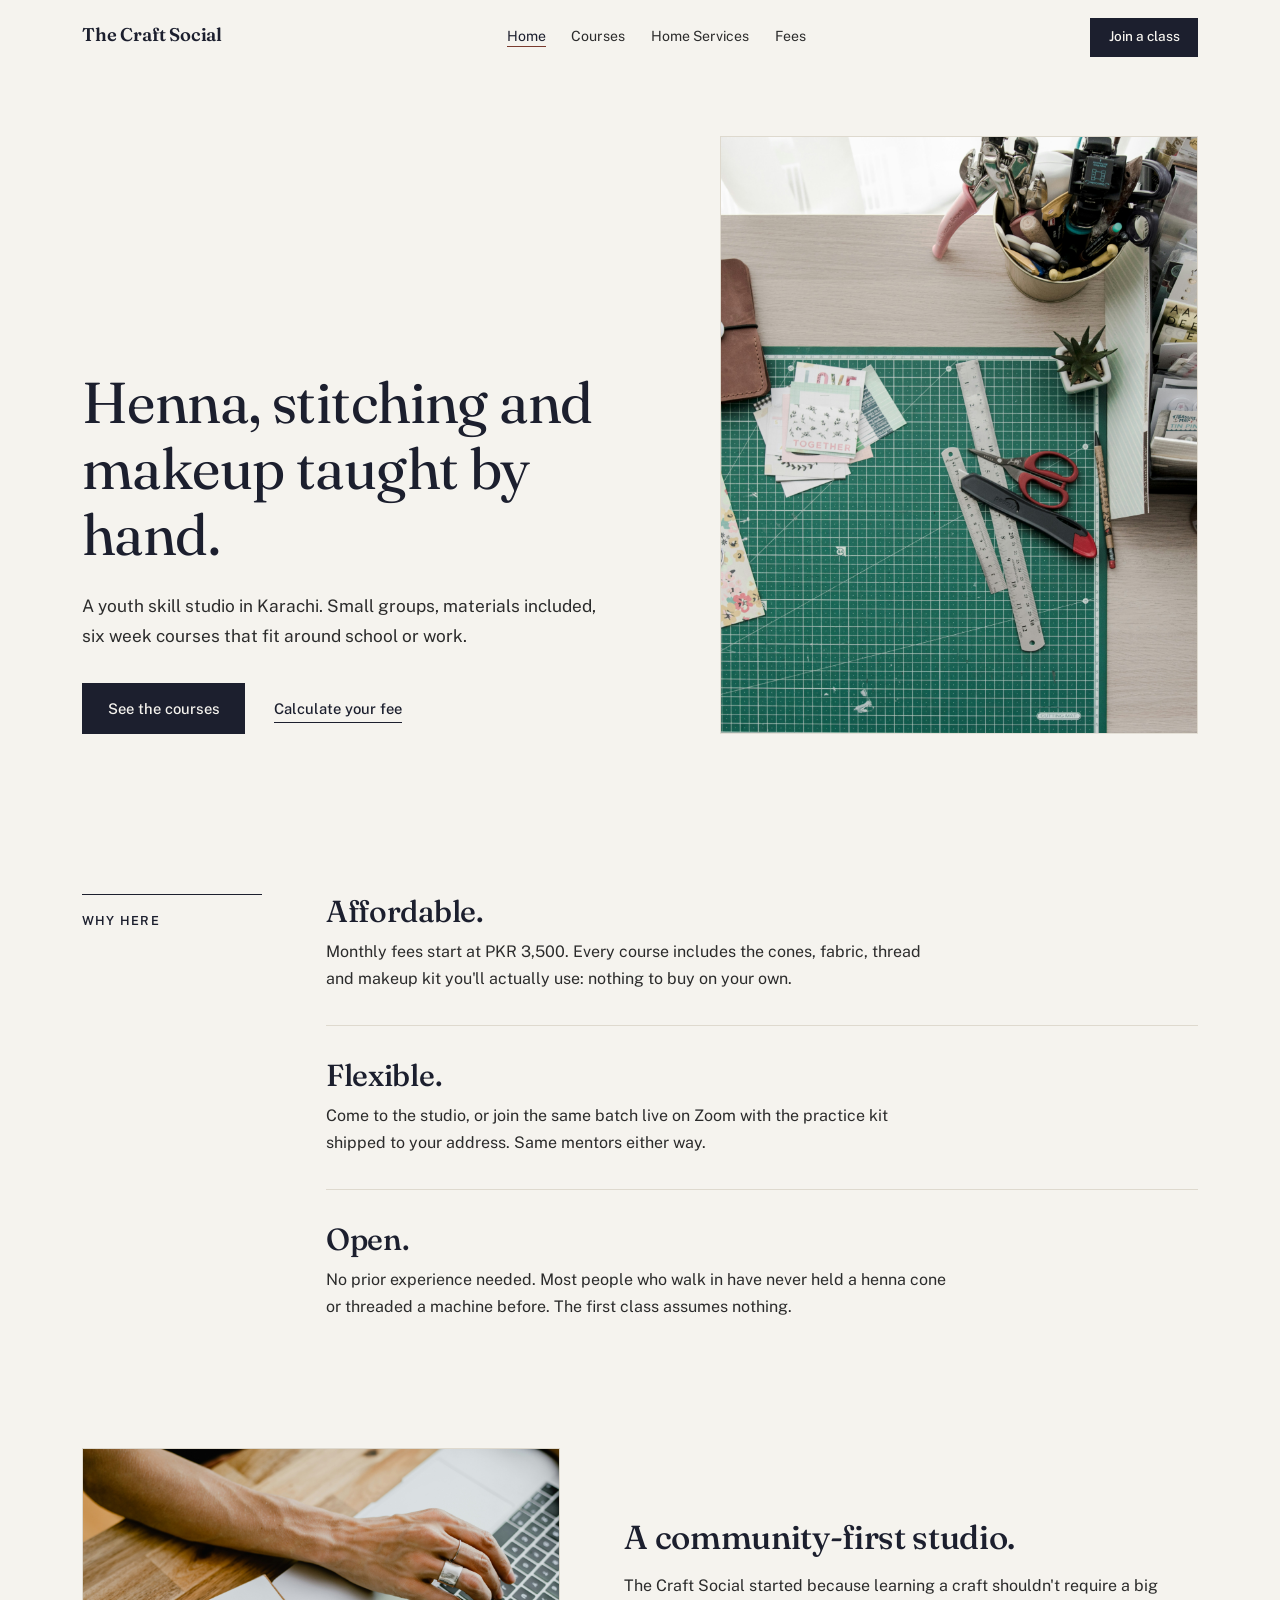
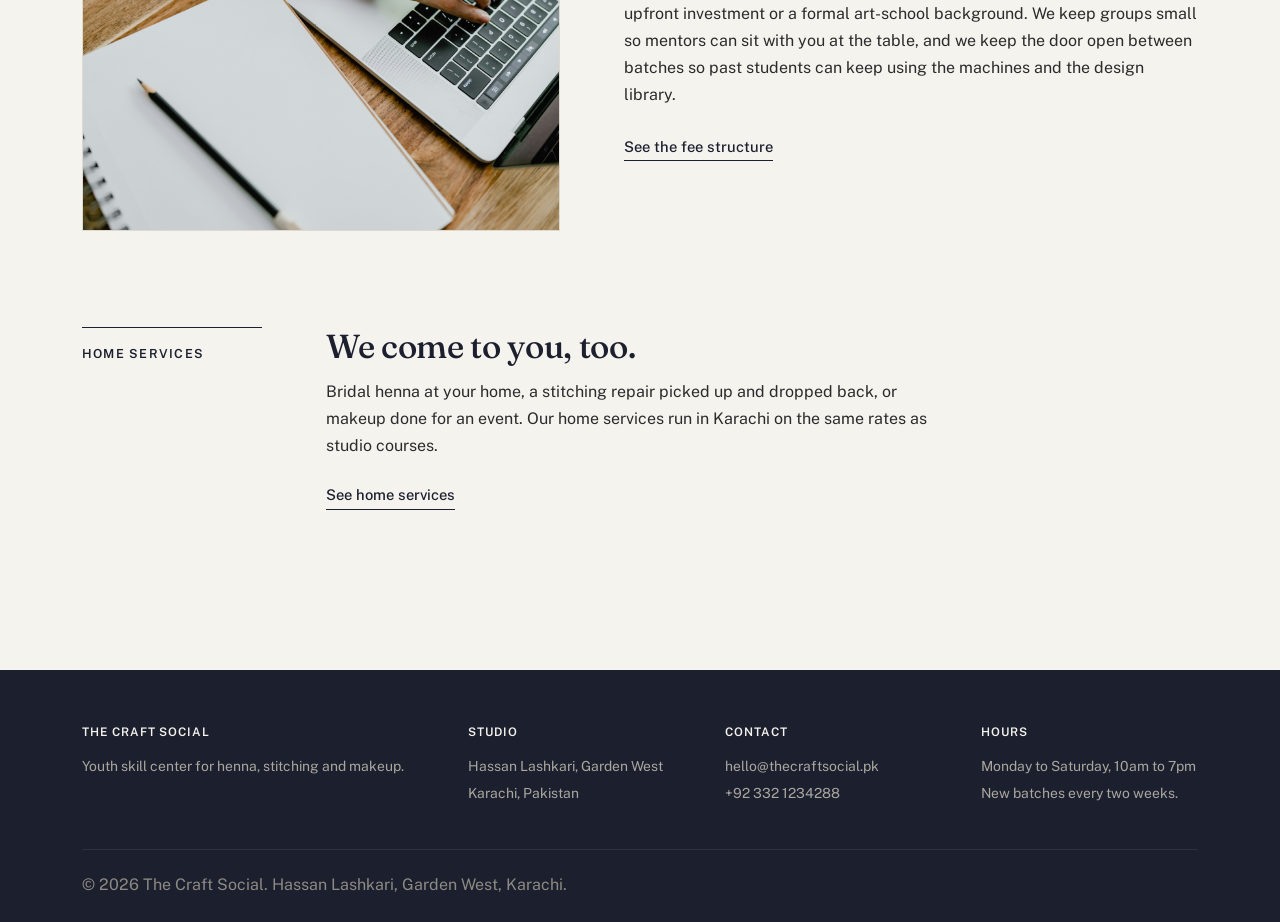
<file: index.html>
<!DOCTYPE html>
<html lang="en">
<head>
    <meta charset="UTF-8">
    <meta name="viewport" content="width=device-width, initial-scale=1.0">
    <title>The Craft Social — Henna, Stitching & Makeup in Karachi</title>
    <link rel="preconnect" href="https://fonts.googleapis.com">
    <link rel="preconnect" href="https://fonts.gstatic.com" crossorigin>
    <link href="https://fonts.googleapis.com/css2?family=Fraunces:opsz,wght@9..144,400;9..144,500;9..144,600;9..144,700&family=Public+Sans:wght@300;400;500;600&display=swap" rel="stylesheet">
    <link rel="stylesheet" href="style.css">
</head>
<body>

    <header>
        <nav class="navbar">
            <div class="nav-container">
                <a href="index.html" class="logo">The Craft Social</a>
                <ul class="nav-links">
                    <li><a href="index.html" class="active">Home</a></li>
                    <li><a href="courses.html">Courses</a></li>
                    <li><a href="home-services.html">Home Services</a></li>
                    <li><a href="fees.html">Fees</a></li>
                </ul>
                <a href="enroll.html" class="btn-cta">Join a class</a>
            </div>
        </nav>
    </header>

    <main>

        <section class="hero">
            <div class="hero-content">
                <h1 class="hero-title">Henna, stitching and makeup taught by hand.</h1>
                <p class="hero-subtitle">A youth skill studio in Karachi. Small groups, materials included, six week courses that fit around school or work.</p>
                <div class="hero-actions">
                    <a href="courses.html" class="btn-primary">See the courses</a>
                    <a href="fees.html" class="btn-quiet">Calculate your fee</a>
                </div>
            </div>
            <div class="hero-image">
                <img src="images/craft-desk.jpg" alt="A studio desk with henna, stitching and makeup tools laid out">
            </div>
        </section>

        <section class="reasons">
            <div class="rail">
                <span class="rail-label">Why here</span>
            </div>
            <div class="reasons-content">
                <div class="reason">
                    <h2>Affordable.</h2>
                    <p>Monthly fees start at PKR 3,500. Every course includes the cones, fabric, thread and makeup kit you'll actually use: nothing to buy on your own.</p>
                </div>
                <div class="reason">
                    <h2>Flexible.</h2>
                    <p>Come to the studio, or join the same batch live on Zoom with the practice kit shipped to your address. Same mentors either way.</p>
                </div>
                <div class="reason">
                    <h2>Open.</h2>
                    <p>No prior experience needed. Most people who walk in have never held a henna cone or threaded a machine before. The first class assumes nothing.</p>
                </div>
            </div>
        </section>

        <section class="studio">
            <div class="studio-image">
                <img src="images/laptop-notebook.jpg" alt="A hand at a laptop with a notebook and pencil on a wooden desk">
            </div>
            <div class="studio-text">
                <h2>A community-first studio.</h2>
                <p>The Craft Social started because learning a craft shouldn't require a big upfront investment or a formal art-school background. We keep groups small so mentors can sit with you at the table, and we keep the door open between batches so past students can keep using the machines and the design library.</p>
                <a href="fees.html" class="btn-quiet">See the fee structure</a>
            </div>
        </section>

        <section class="teaser-services">
            <div class="rail">
                <span class="rail-label">Home services</span>
            </div>
            <div class="teaser-body">
                <h2>We come to you, too.</h2>
                <p>Bridal henna at your home, a stitching repair picked up and dropped back, or makeup done for an event. Our home services run in Karachi on the same rates as studio courses.</p>
                <a href="home-services.html" class="btn-quiet">See home services</a>
            </div>
        </section>

    </main>

    <footer>
        <div class="footer-container">
            <div class="footer-grid">
                <div class="footer-col">
                    <h4>The Craft Social</h4>
                    <p>Youth skill center for henna, stitching and makeup.</p>
                </div>
                <div class="footer-col">
                    <h4>Studio</h4>
                    <p>Hassan Lashkari, Garden West</p>
                    <p>Karachi, Pakistan</p>
                </div>
                <div class="footer-col">
                    <h4>Contact</h4>
                    <p>hello@thecraftsocial.pk</p>
                    <p>+92 332 1234288</p>
                </div>
                <div class="footer-col">
                    <h4>Hours</h4>
                    <p>Monday to Saturday, 10am to 7pm</p>
                    <p>New batches every two weeks.</p>
                </div>
            </div>
            <div class="footer-bottom">
                <p>© 2026 The Craft Social. Hassan Lashkari, Garden West, Karachi.</p>
            </div>
        </div>
    </footer>

    <script src="script.js"></script>
</body>
</html>
</file>
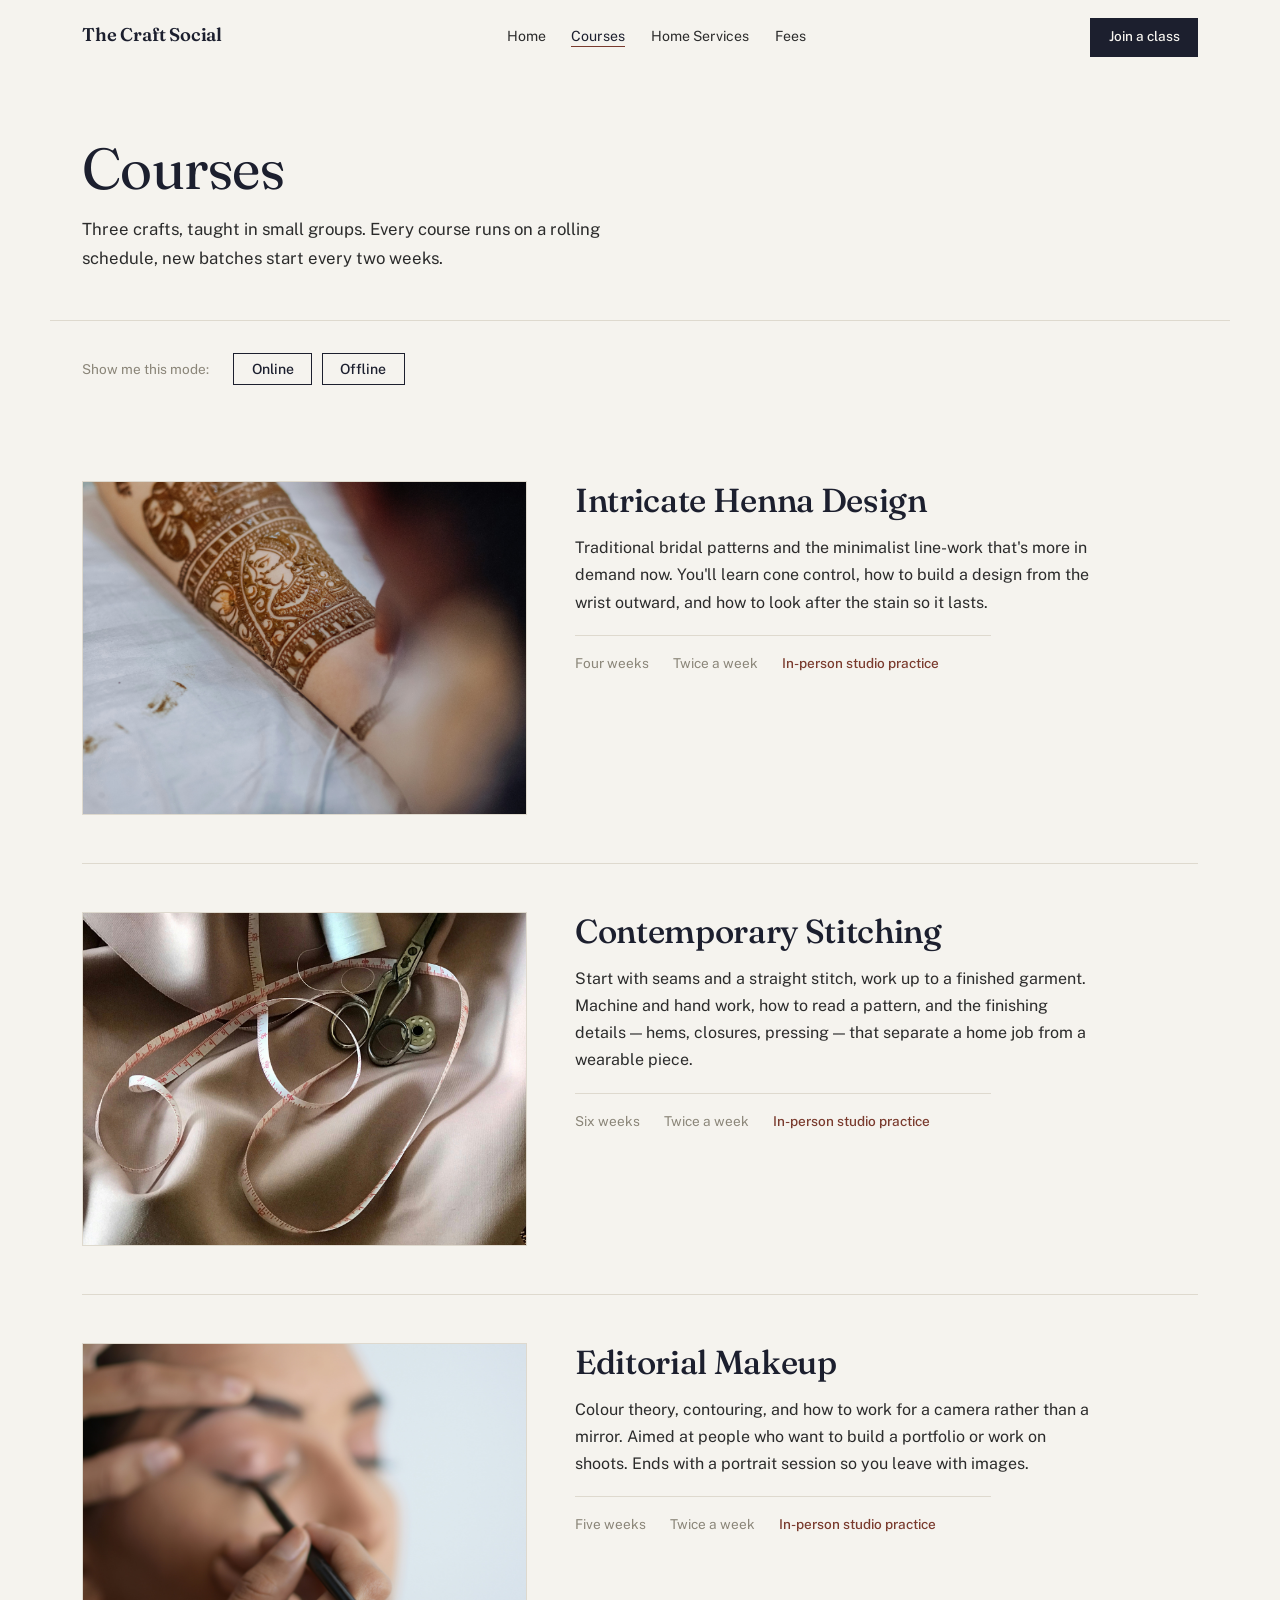
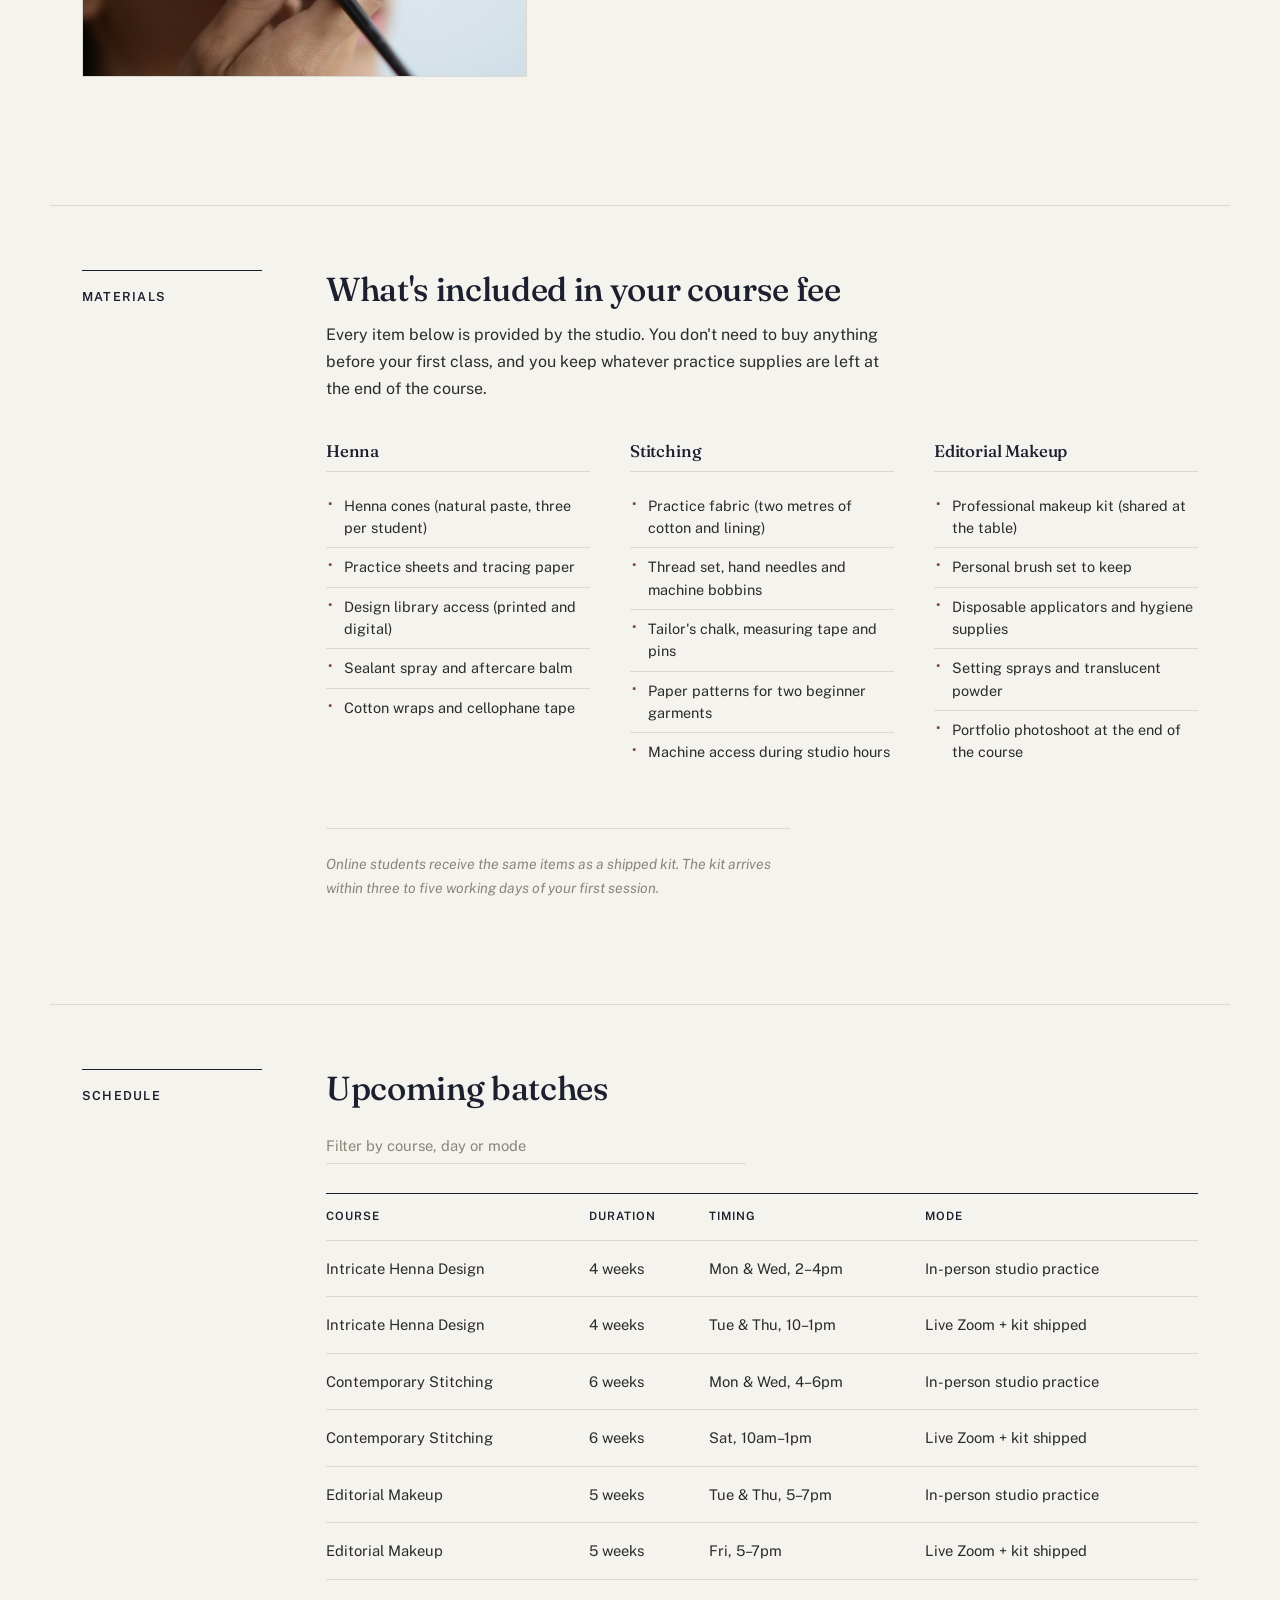
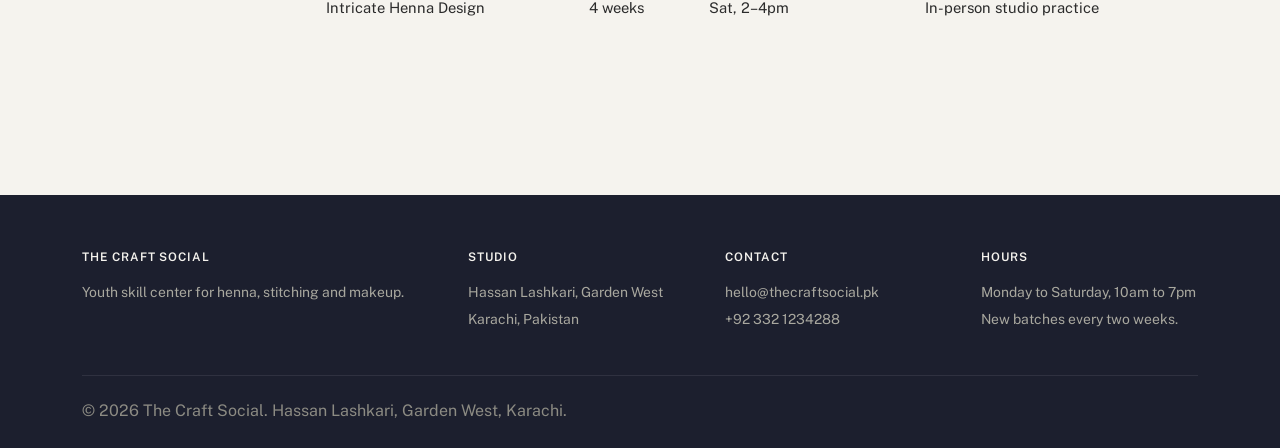
<file: courses.html>
<!DOCTYPE html>
<html lang="en">
<head>
    <meta charset="UTF-8">
    <meta name="viewport" content="width=device-width, initial-scale=1.0">
    <title>Courses — The Craft Social</title>
    <link rel="preconnect" href="https://fonts.googleapis.com">
    <link rel="preconnect" href="https://fonts.gstatic.com" crossorigin>
    <link href="https://fonts.googleapis.com/css2?family=Fraunces:opsz,wght@9..144,400;9..144,500;9..144,600;9..144,700&family=Public+Sans:wght@300;400;500;600&display=swap" rel="stylesheet">
    <link rel="stylesheet" href="style.css">
</head>
<body>

    <header>
        <nav class="navbar">
            <div class="nav-container">
                <a href="index.html" class="logo">The Craft Social</a>
                <ul class="nav-links">
                    <li><a href="index.html">Home</a></li>
                    <li><a href="courses.html" class="active">Courses</a></li>
                    <li><a href="home-services.html">Home Services</a></li>
                    <li><a href="fees.html">Fees</a></li>
                </ul>
                <a href="enroll.html" class="btn-cta">Join a class</a>
            </div>
        </nav>
    </header>

    <main>

        <section class="page-opener">
            <h1>Courses</h1>
            <p>Three crafts, taught in small groups. Every course runs on a rolling schedule, new batches start every two weeks.</p>
        </section>

        <section class="mode-strip">
            <span class="mode-label">Show me this mode:</span>
            <div class="mode-buttons">
                <button type="button" onclick="setMode('online')" class="mode-btn">Online</button>
                <button type="button" onclick="setMode('offline')" class="mode-btn">Offline</button>
            </div>
        </section>

        <section class="course-list">

            <article class="course">
                <div class="course-image">
                    <img src="images/henna-hand.jpg" alt="A completed henna design on a forearm">
                </div>
                <div class="course-body">
                    <h2>Intricate Henna Design</h2>
                    <p>Traditional bridal patterns and the minimalist line-work that's more in demand now. You'll learn cone control, how to build a design from the wrist outward, and how to look after the stain so it lasts.</p>
                    <p class="course-meta">
                        <span>Four weeks</span>
                        <span>Twice a week</span>
                        <span class="mode-badge">In-person studio practice</span>
                    </p>
                </div>
            </article>

            <article class="course">
                <div class="course-image">
                    <img src="images/sewing-tools.jpg" alt="Sewing scissors, measuring tape and thread on fabric">
                </div>
                <div class="course-body">
                    <h2>Contemporary Stitching</h2>
                    <p>Start with seams and a straight stitch, work up to a finished garment. Machine and hand work, how to read a pattern, and the finishing details — hems, closures, pressing — that separate a home job from a wearable piece.</p>
                    <p class="course-meta">
                        <span>Six weeks</span>
                        <span>Twice a week</span>
                        <span class="mode-badge">In-person studio practice</span>
                    </p>
                </div>
            </article>

            <article class="course">
                <div class="course-image">
                    <img src="images/makeup-brush.jpg" alt="A makeup brush applying colour to a model's eye">
                </div>
                <div class="course-body">
                    <h2>Editorial Makeup</h2>
                    <p>Colour theory, contouring, and how to work for a camera rather than a mirror. Aimed at people who want to build a portfolio or work on shoots. Ends with a portrait session so you leave with images.</p>
                    <p class="course-meta">
                        <span>Five weeks</span>
                        <span>Twice a week</span>
                        <span class="mode-badge">In-person studio practice</span>
                    </p>
                </div>
            </article>

        </section>

        <section class="materials">
            <div class="rail">
                <span class="rail-label">Materials</span>
            </div>
            <div class="materials-body">
                <h2>What's included in your course fee</h2>
                <p>Every item below is provided by the studio. You don't need to buy anything before your first class, and you keep whatever practice supplies are left at the end of the course.</p>

                <div class="materials-grid">

                    <div class="material-block">
                        <h3>Henna</h3>
                        <ul class="material-list">
                            <li>Henna cones (natural paste, three per student)</li>
                            <li>Practice sheets and tracing paper</li>
                            <li>Design library access (printed and digital)</li>
                            <li>Sealant spray and aftercare balm</li>
                            <li>Cotton wraps and cellophane tape</li>
                        </ul>
                    </div>

                    <div class="material-block">
                        <h3>Stitching</h3>
                        <ul class="material-list">
                            <li>Practice fabric (two metres of cotton and lining)</li>
                            <li>Thread set, hand needles and machine bobbins</li>
                            <li>Tailor's chalk, measuring tape and pins</li>
                            <li>Paper patterns for two beginner garments</li>
                            <li>Machine access during studio hours</li>
                        </ul>
                    </div>

                    <div class="material-block">
                        <h3>Editorial Makeup</h3>
                        <ul class="material-list">
                            <li>Professional makeup kit (shared at the table)</li>
                            <li>Personal brush set to keep</li>
                            <li>Disposable applicators and hygiene supplies</li>
                            <li>Setting sprays and translucent powder</li>
                            <li>Portfolio photoshoot at the end of the course</li>
                        </ul>
                    </div>

                </div>

                <p class="materials-note">Online students receive the same items as a shipped kit. The kit arrives within three to five working days of your first session.</p>
            </div>
        </section>

        <section class="schedule">
            <div class="rail">
                <span class="rail-label">Schedule</span>
            </div>
            <div class="schedule-content">
                <h2>Upcoming batches</h2>
                <input type="text" id="scheduleSearch" placeholder="Filter by course, day or mode">
                <div class="table-wrap">
                    <table id="scheduleTable">
                        <thead>
                            <tr>
                                <th>Course</th>
                                <th>Duration</th>
                                <th>Timing</th>
                                <th>Mode</th>
                            </tr>
                        </thead>
                        <tbody>
                            <tr>
                                <td>Intricate Henna Design</td>
                                <td>4 weeks</td>
                                <td>Mon &amp; Wed, 2–4pm</td>
                                <td>In-person studio practice</td>
                            </tr>
                            <tr>
                                <td>Intricate Henna Design</td>
                                <td>4 weeks</td>
                                <td>Tue &amp; Thu, 10–1pm</td>
                                <td>Live Zoom + kit shipped</td>
                            </tr>
                            <tr>
                                <td>Contemporary Stitching</td>
                                <td>6 weeks</td>
                                <td>Mon &amp; Wed, 4–6pm</td>
                                <td>In-person studio practice</td>
                            </tr>
                            <tr>
                                <td>Contemporary Stitching</td>
                                <td>6 weeks</td>
                                <td>Sat, 10am–1pm</td>
                                <td>Live Zoom + kit shipped</td>
                            </tr>
                            <tr>
                                <td>Editorial Makeup</td>
                                <td>5 weeks</td>
                                <td>Tue &amp; Thu, 5–7pm</td>
                                <td>In-person studio practice</td>
                            </tr>
                            <tr>
                                <td>Editorial Makeup</td>
                                <td>5 weeks</td>
                                <td>Fri, 5–7pm</td>
                                <td>Live Zoom + kit shipped</td>
                            </tr>
                            <tr>
                                <td>Intricate Henna Design</td>
                                <td>4 weeks</td>
                                <td>Sat, 2–4pm</td>
                                <td>In-person studio practice</td>
                            </tr>
                        </tbody>
                    </table>
                </div>
            </div>
        </section>

    </main>

    <footer>
        <div class="footer-container">
            <div class="footer-grid">
                <div class="footer-col">
                    <h4>The Craft Social</h4>
                    <p>Youth skill center for henna, stitching and makeup.</p>
                </div>
                <div class="footer-col">
                    <h4>Studio</h4>
                    <p>Hassan Lashkari, Garden West</p>
                    <p>Karachi, Pakistan</p>
                </div>
                <div class="footer-col">
                    <h4>Contact</h4>
                    <p>hello@thecraftsocial.pk</p>
                    <p>+92 332 1234288</p>
                </div>
                <div class="footer-col">
                    <h4>Hours</h4>
                    <p>Monday to Saturday, 10am to 7pm</p>
                    <p>New batches every two weeks.</p>
                </div>
            </div>
            <div class="footer-bottom">
                <p>© 2026 The Craft Social. Hassan Lashkari, Garden West, Karachi.</p>
            </div>
        </div>
    </footer>

    <script src="script.js"></script>
</body>
</html>
</file>
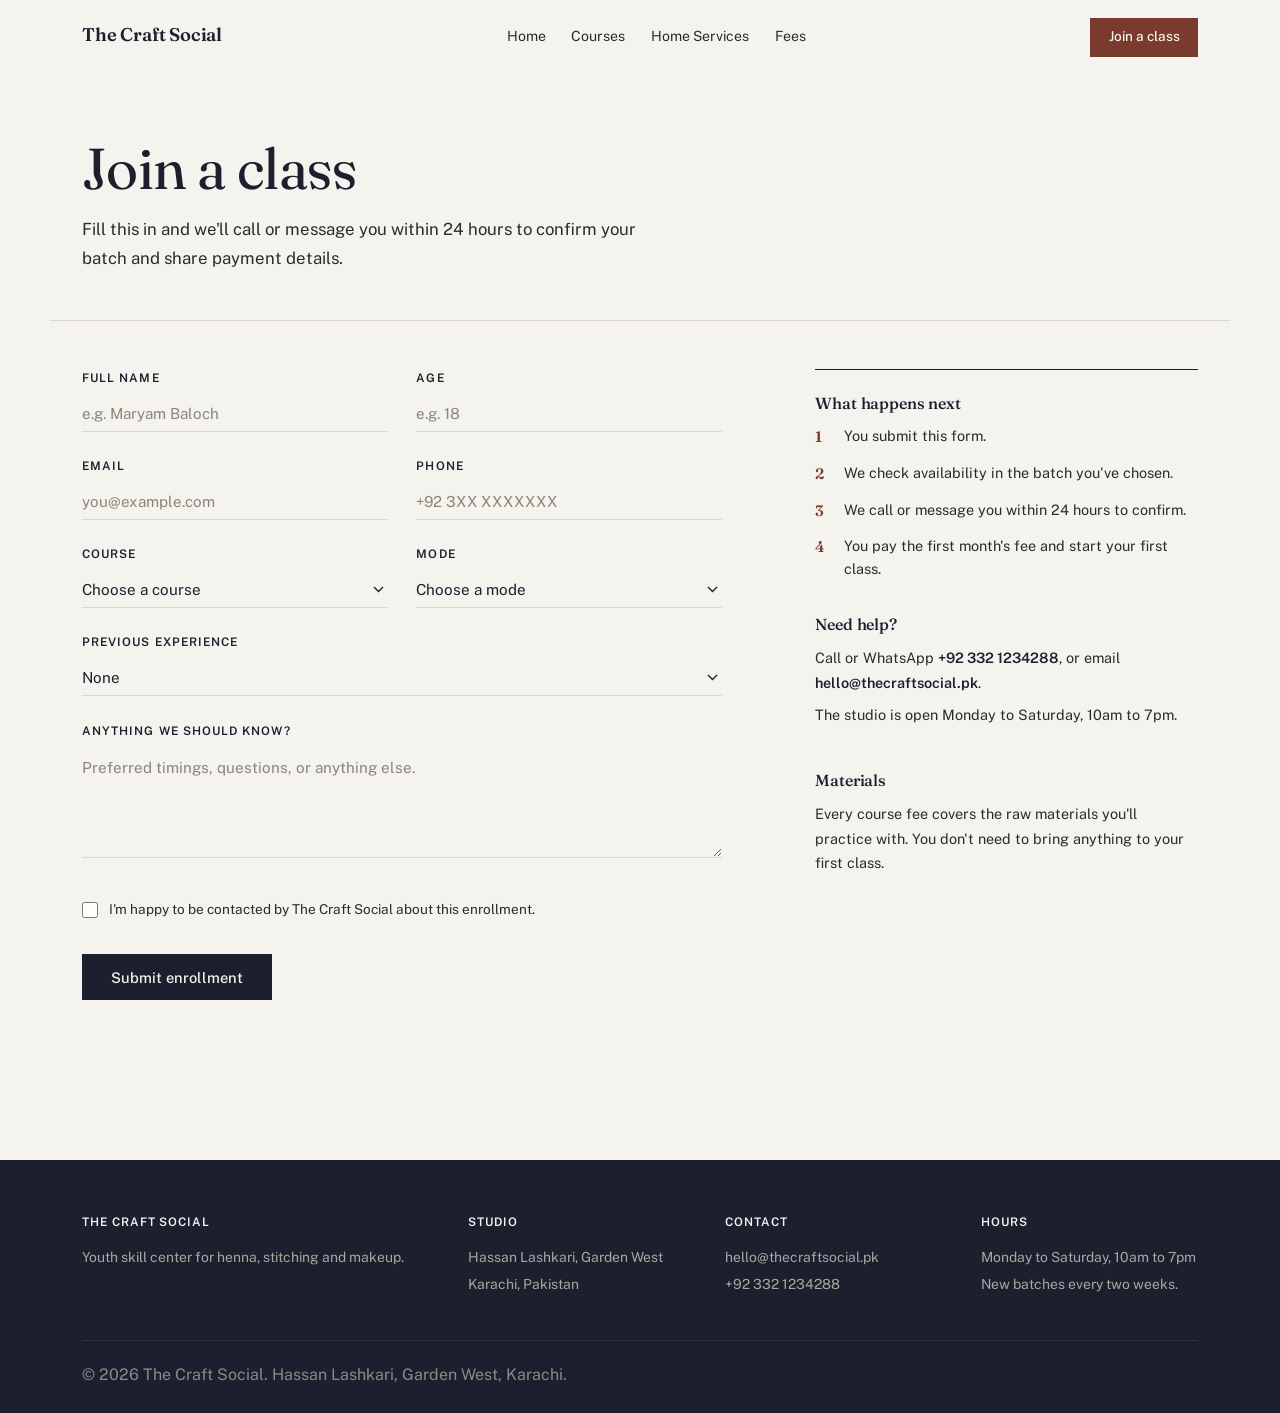
<file: enroll.html>
<!DOCTYPE html>
<html lang="en">
<head>
    <meta charset="UTF-8">
    <meta name="viewport" content="width=device-width, initial-scale=1.0">
    <title>Join a class — The Craft Social</title>
    <link rel="preconnect" href="https://fonts.googleapis.com">
    <link rel="preconnect" href="https://fonts.gstatic.com" crossorigin>
    <link href="https://fonts.googleapis.com/css2?family=Fraunces:opsz,wght@9..144,400;9..144,500;9..144,600;9..144,700&family=Public+Sans:wght@300;400;500;600&display=swap" rel="stylesheet">
    <link rel="stylesheet" href="style.css">
</head>
<body>

    <header>
        <nav class="navbar">
            <div class="nav-container">
                <a href="index.html" class="logo">The Craft Social</a>
                <ul class="nav-links">
                    <li><a href="index.html">Home</a></li>
                    <li><a href="courses.html">Courses</a></li>
                    <li><a href="home-services.html">Home Services</a></li>
                    <li><a href="fees.html">Fees</a></li>
                </ul>
                <a href="enroll.html" class="btn-cta btn-cta-active">Join a class</a>
            </div>
        </nav>
    </header>

    <main>

        <section class="page-opener">
            <h1>Join a class</h1>
            <p>Fill this in and we'll call or message you within 24 hours to confirm your batch and share payment details.</p>
        </section>

        <section class="enroll">
            <div class="enroll-form-wrap">

                <form id="enrollForm" class="enroll-form">

                    <div class="form-pair">
                        <div class="field">
                            <label for="fullName">Full name</label>
                            <input type="text" id="fullName" name="fullName" placeholder="e.g. Maryam Baloch" required>
                        </div>
                        <div class="field">
                            <label for="age">Age</label>
                            <input type="number" id="age" name="age" placeholder="e.g. 18" min="12" max="35" required>
                        </div>
                    </div>

                    <div class="form-pair">
                        <div class="field">
                            <label for="email">Email</label>
                            <input type="email" id="email" name="email" placeholder="you@example.com" required>
                        </div>
                        <div class="field">
                            <label for="phone">Phone</label>
                            <input type="tel" id="phone" name="phone" placeholder="+92 3XX XXXXXXX" required>
                        </div>
                    </div>

                    <div class="form-pair">
                        <div class="field">
                            <label for="courseChoice">Course</label>
                            <select id="courseChoice" name="courseChoice" required>
                                <option value="">Choose a course</option>
                                <option value="henna">Intricate Henna Design</option>
                                <option value="stitching">Contemporary Stitching</option>
                                <option value="makeup">Editorial Makeup</option>
                            </select>
                        </div>
                        <div class="field">
                            <label for="modeChoice">Mode</label>
                            <select id="modeChoice" name="modeChoice" required>
                                <option value="">Choose a mode</option>
                                <option value="offline">Offline — in-person at the studio</option>
                                <option value="online">Online — live Zoom, kit shipped</option>
                            </select>
                        </div>
                    </div>

                    <div class="field">
                        <label for="experience">Previous experience</label>
                        <select id="experience" name="experience">
                            <option value="none">None</option>
                            <option value="some">A little</option>
                            <option value="intermediate">Intermediate</option>
                            <option value="advanced">Advanced</option>
                        </select>
                    </div>

                    <div class="field">
                        <label for="message">Anything we should know?</label>
                        <textarea id="message" name="message" rows="4" placeholder="Preferred timings, questions, or anything else."></textarea>
                    </div>

                    <label class="checkbox-row">
                        <input type="checkbox" id="terms" name="terms" required>
                        <span>I'm happy to be contacted by The Craft Social about this enrollment.</span>
                    </label>

                    <button type="submit" class="btn-submit">Submit enrollment</button>
                </form>

                <div id="enrollSuccess" class="enroll-success" style="display: none;">
                    <h2>Thanks! we've got it.</h2>
                    <p>We'll be in touch within 24 hours to confirm your batch and share payment details. If you don't hear from us by then, call the studio on +92 332 1234288.</p>
                    <a href="index.html" class="btn-quiet">Back to the homepage</a>
                </div>

            </div>

            <aside class="enroll-aside">
                <div class="aside-block">
                    <h3>What happens next</h3>
                    <ol class="plain-steps">
                        <li>You submit this form.</li>
                        <li>We check availability in the batch you've chosen.</li>
                        <li>We call or message you within 24 hours to confirm.</li>
                        <li>You pay the first month's fee and start your first class.</li>
                    </ol>
                </div>

                <div class="aside-block">
                    <h3>Need help?</h3>
                    <p>Call or WhatsApp <strong>+92 332 1234288</strong>, or email <strong>hello@thecraftsocial.pk</strong>.</p>
                    <p>The studio is open Monday to Saturday, 10am to 7pm.</p>
                </div>

                <div class="aside-block">
                    <h3>Materials</h3>
                    <p>Every course fee covers the raw materials you'll practice with. You don't need to bring anything to your first class.</p>
                </div>
            </aside>
        </section>

    </main>

    <footer>
        <div class="footer-container">
            <div class="footer-grid">
                <div class="footer-col">
                    <h4>The Craft Social</h4>
                    <p>Youth skill center for henna, stitching and makeup.</p>
                </div>
                <div class="footer-col">
                    <h4>Studio</h4>
                    <p>Hassan Lashkari, Garden West</p>
                    <p>Karachi, Pakistan</p>
                </div>
                <div class="footer-col">
                    <h4>Contact</h4>
                    <p>hello@thecraftsocial.pk</p>
                    <p>+92 332 1234288</p>
                </div>
                <div class="footer-col">
                    <h4>Hours</h4>
                    <p>Monday to Saturday, 10am to 7pm</p>
                    <p>New batches every two weeks.</p>
                </div>
            </div>
            <div class="footer-bottom">
                <p>© 2026 The Craft Social. Hassan Lashkari, Garden West, Karachi.</p>
            </div>
        </div>
    </footer>

    <script src="script.js"></script>
</body>
</html>
</file>
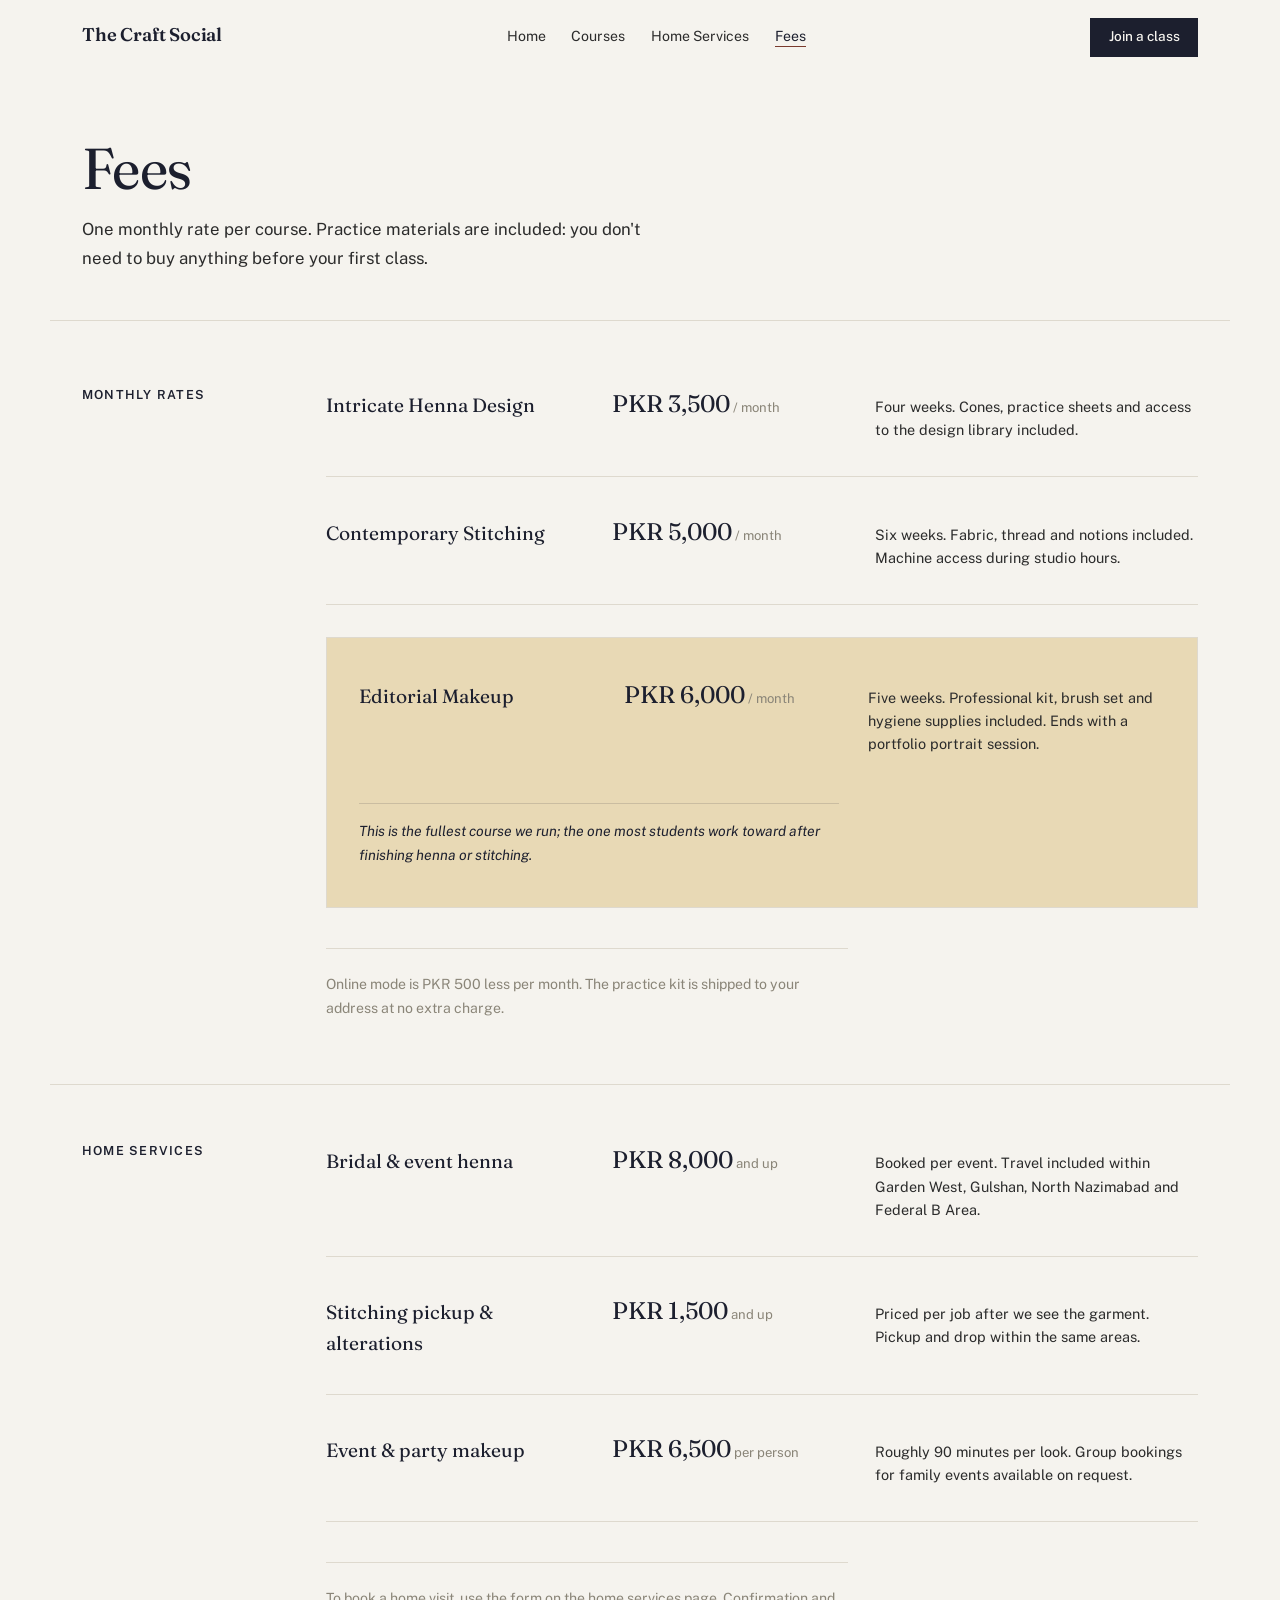
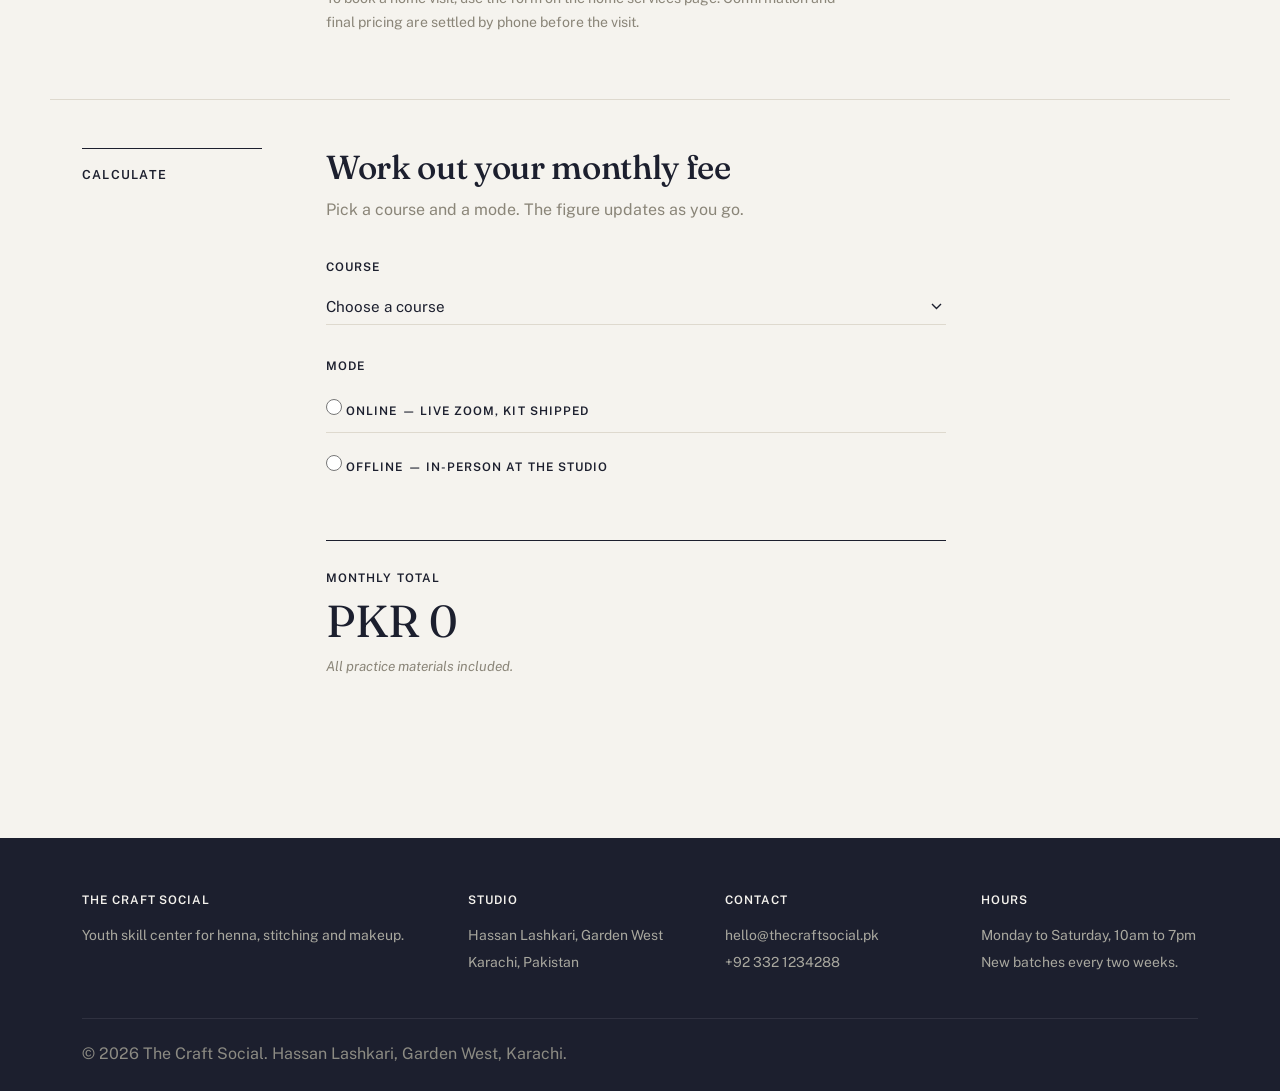
<file: fees.html>
<!DOCTYPE html>
<html lang="en">
<head>
    <meta charset="UTF-8">
    <meta name="viewport" content="width=device-width, initial-scale=1.0">
    <title>Fees — The Craft Social</title>
    <link rel="preconnect" href="https://fonts.googleapis.com">
    <link rel="preconnect" href="https://fonts.gstatic.com" crossorigin>
    <link href="https://fonts.googleapis.com/css2?family=Fraunces:opsz,wght@9..144,400;9..144,500;9..144,600;9..144,700&family=Public+Sans:wght@300;400;500;600&display=swap" rel="stylesheet">
    <link rel="stylesheet" href="style.css">
</head>
<body>

    <header>
        <nav class="navbar">
            <div class="nav-container">
                <a href="index.html" class="logo">The Craft Social</a>
                <ul class="nav-links">
                    <li><a href="index.html">Home</a></li>
                    <li><a href="courses.html">Courses</a></li>
                    <li><a href="home-services.html">Home Services</a></li>
                    <li><a href="fees.html" class="active">Fees</a></li>
                </ul>
                <a href="enroll.html" class="btn-cta">Join a class</a>
            </div>
        </nav>
    </header>

    <main>

        <section class="page-opener">
            <h1>Fees</h1>
            <p>One monthly rate per course. Practice materials are included: you don't need to buy anything before your first class.</p>
        </section>

        <section class="pricing">
            <div class="pricing-rail">
                <span class="rail-label">Monthly rates</span>
            </div>
            <div class="pricing-body">

                <div class="price-row">
                    <div class="price-name">Intricate Henna Design</div>
                    <div class="price-figure">PKR 3,500<span> / month</span></div>
                    <div class="price-detail">Four weeks. Cones, practice sheets and access to the design library included.</div>
                </div>

                <div class="price-row">
                    <div class="price-name">Contemporary Stitching</div>
                    <div class="price-figure">PKR 5,000<span> / month</span></div>
                    <div class="price-detail">Six weeks. Fabric, thread and notions included. Machine access during studio hours.</div>
                </div>

                <div class="price-block">
                    <div class="price-name">Editorial Makeup</div>
                    <div class="price-figure">PKR 6,000<span> / month</span></div>
                    <div class="price-detail">Five weeks. Professional kit, brush set and hygiene supplies included. Ends with a portfolio portrait session.</div>
                    <p class="price-note">This is the fullest course we run; the one most students work toward after finishing henna or stitching.</p>
                </div>

                <p class="pricing-footnote">Online mode is PKR 500 less per month. The practice kit is shipped to your address at no extra charge.</p>

            </div>
        </section>

        <section class="pricing pricing-services">
            <div class="pricing-rail">
                <span class="rail-label">Home services</span>
            </div>
            <div class="pricing-body">

                <div class="price-row">
                    <div class="price-name">Bridal &amp; event henna</div>
                    <div class="price-figure">PKR 8,000<span> and up</span></div>
                    <div class="price-detail">Booked per event. Travel included within Garden West, Gulshan, North Nazimabad and Federal B Area.</div>
                </div>

                <div class="price-row">
                    <div class="price-name">Stitching pickup &amp; alterations</div>
                    <div class="price-figure">PKR 1,500<span> and up</span></div>
                    <div class="price-detail">Priced per job after we see the garment. Pickup and drop within the same areas.</div>
                </div>

                <div class="price-row">
                    <div class="price-name">Event &amp; party makeup</div>
                    <div class="price-figure">PKR 6,500<span> per person</span></div>
                    <div class="price-detail">Roughly 90 minutes per look. Group bookings for family events available on request.</div>
                </div>

                <p class="pricing-footnote">To book a home visit, use the form on the home services page. Confirmation and final pricing are settled by phone before the visit.</p>

            </div>
        </section>

        <section class="calculator">
            <div class="rail">
                <span class="rail-label">Calculate</span>
            </div>
            <div class="calculator-body">
                <h2>Work out your monthly fee</h2>
                <p class="calculator-intro">Pick a course and a mode. The figure updates as you go.</p>

                <div class="calc-field">
                    <label for="skillSelect">Course</label>
                    <select id="skillSelect">
                        <option value="">Choose a course</option>
                        <option value="henna">Intricate Henna Design</option>
                        <option value="stitching">Contemporary Stitching</option>
                        <option value="makeup">Editorial Makeup</option>
                    </select>
                </div>

                <div class="calc-field">
                    <span class="calc-label">Mode</span>
                    <div class="radio-stack">
                        <label class="radio-row">
                            <input type="radio" name="courseMode" value="online">
                            <span>Online — live Zoom, kit shipped</span>
                        </label>
                        <label class="radio-row">
                            <input type="radio" name="courseMode" value="offline">
                            <span>Offline — in-person at the studio</span>
                        </label>
                    </div>
                </div>

                <div class="calc-total">
                    <span class="calc-total-label">Monthly total</span>
                    <span id="calculatedPrice">PKR 0</span>
                    <p class="calc-total-note">All practice materials included.</p>
                </div>
            </div>
        </section>

    </main>

    <footer>
        <div class="footer-container">
            <div class="footer-grid">
                <div class="footer-col">
                    <h4>The Craft Social</h4>
                    <p>Youth skill center for henna, stitching and makeup.</p>
                </div>
                <div class="footer-col">
                    <h4>Studio</h4>
                    <p>Hassan Lashkari, Garden West</p>
                    <p>Karachi, Pakistan</p>
                </div>
                <div class="footer-col">
                    <h4>Contact</h4>
                    <p>hello@thecraftsocial.pk</p>
                    <p>+92 332 1234288</p>
                </div>
                <div class="footer-col">
                    <h4>Hours</h4>
                    <p>Monday to Saturday, 10am to 7pm</p>
                    <p>New batches every two weeks.</p>
                </div>
            </div>
            <div class="footer-bottom">
                <p>© 2026 The Craft Social. Hassan Lashkari, Garden West, Karachi.</p>
            </div>
        </div>
    </footer>

    <script src="script.js"></script>
</body>
</html>
</file>
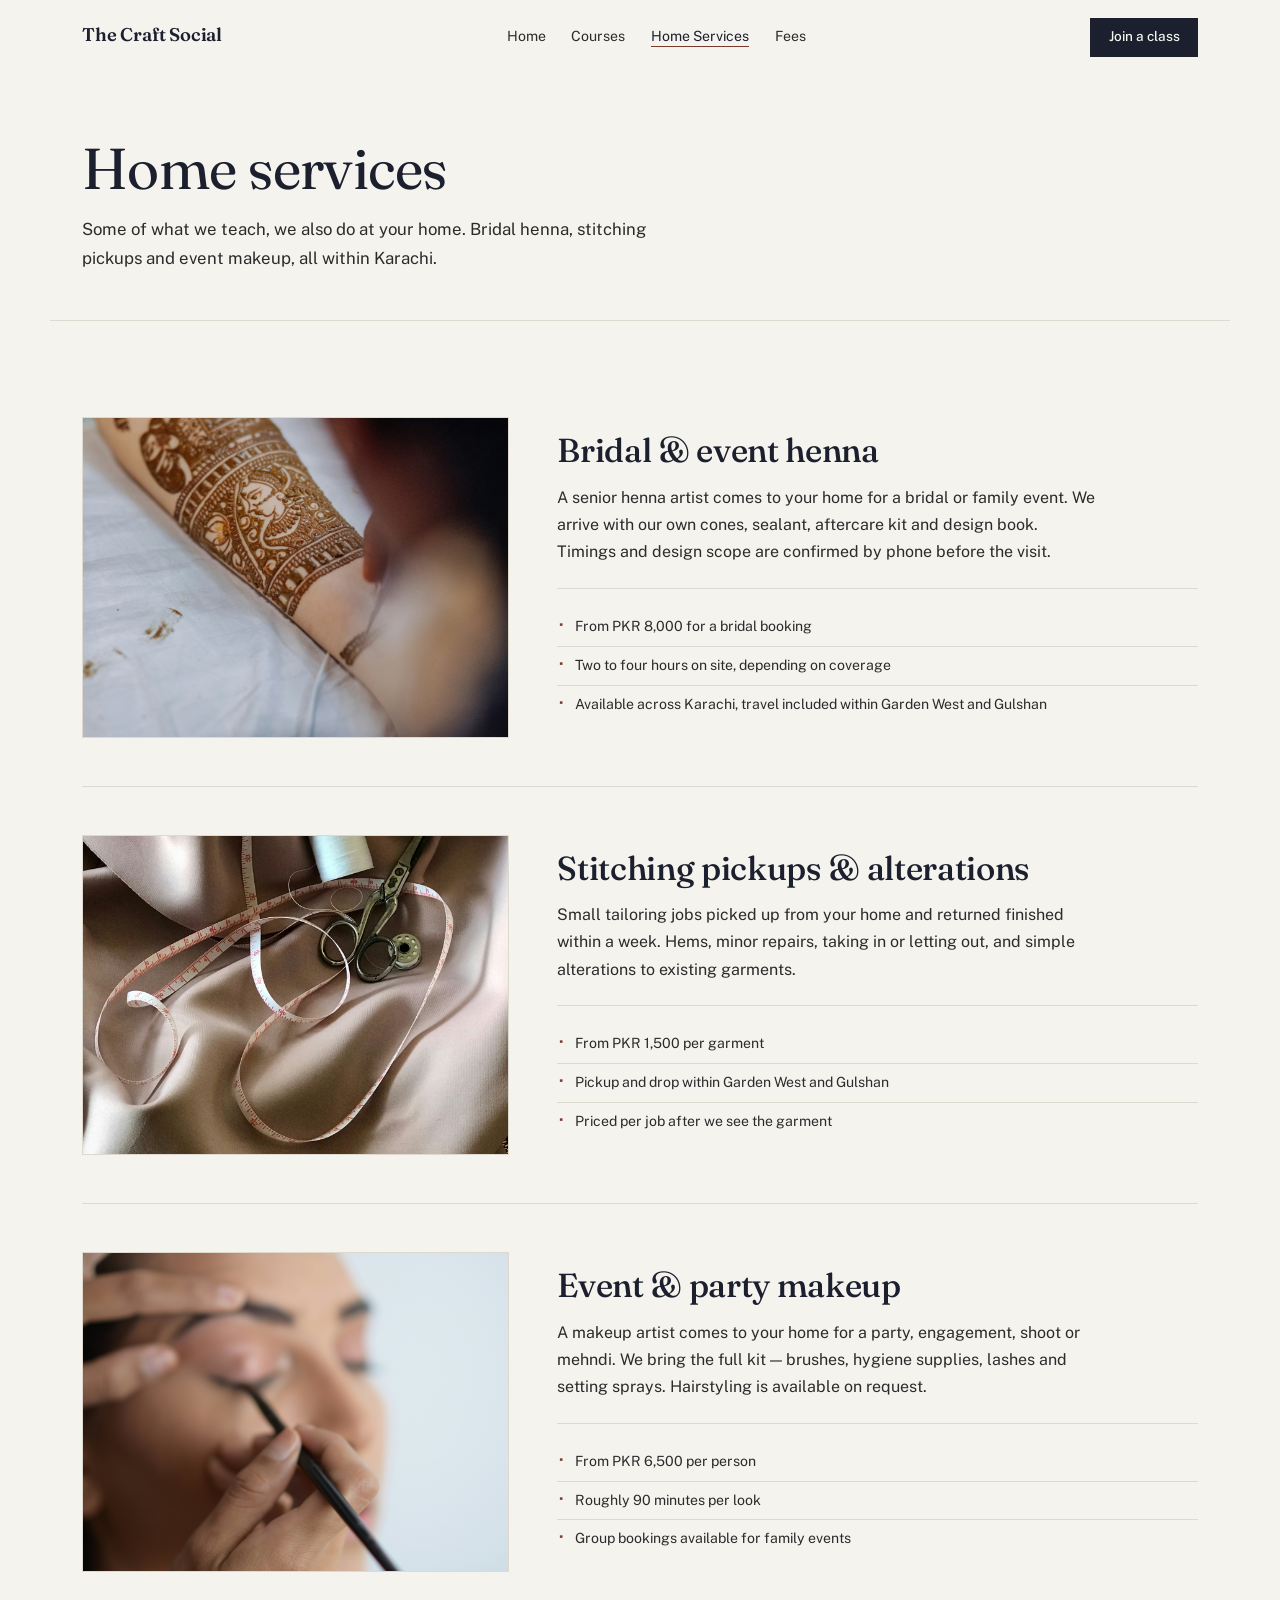
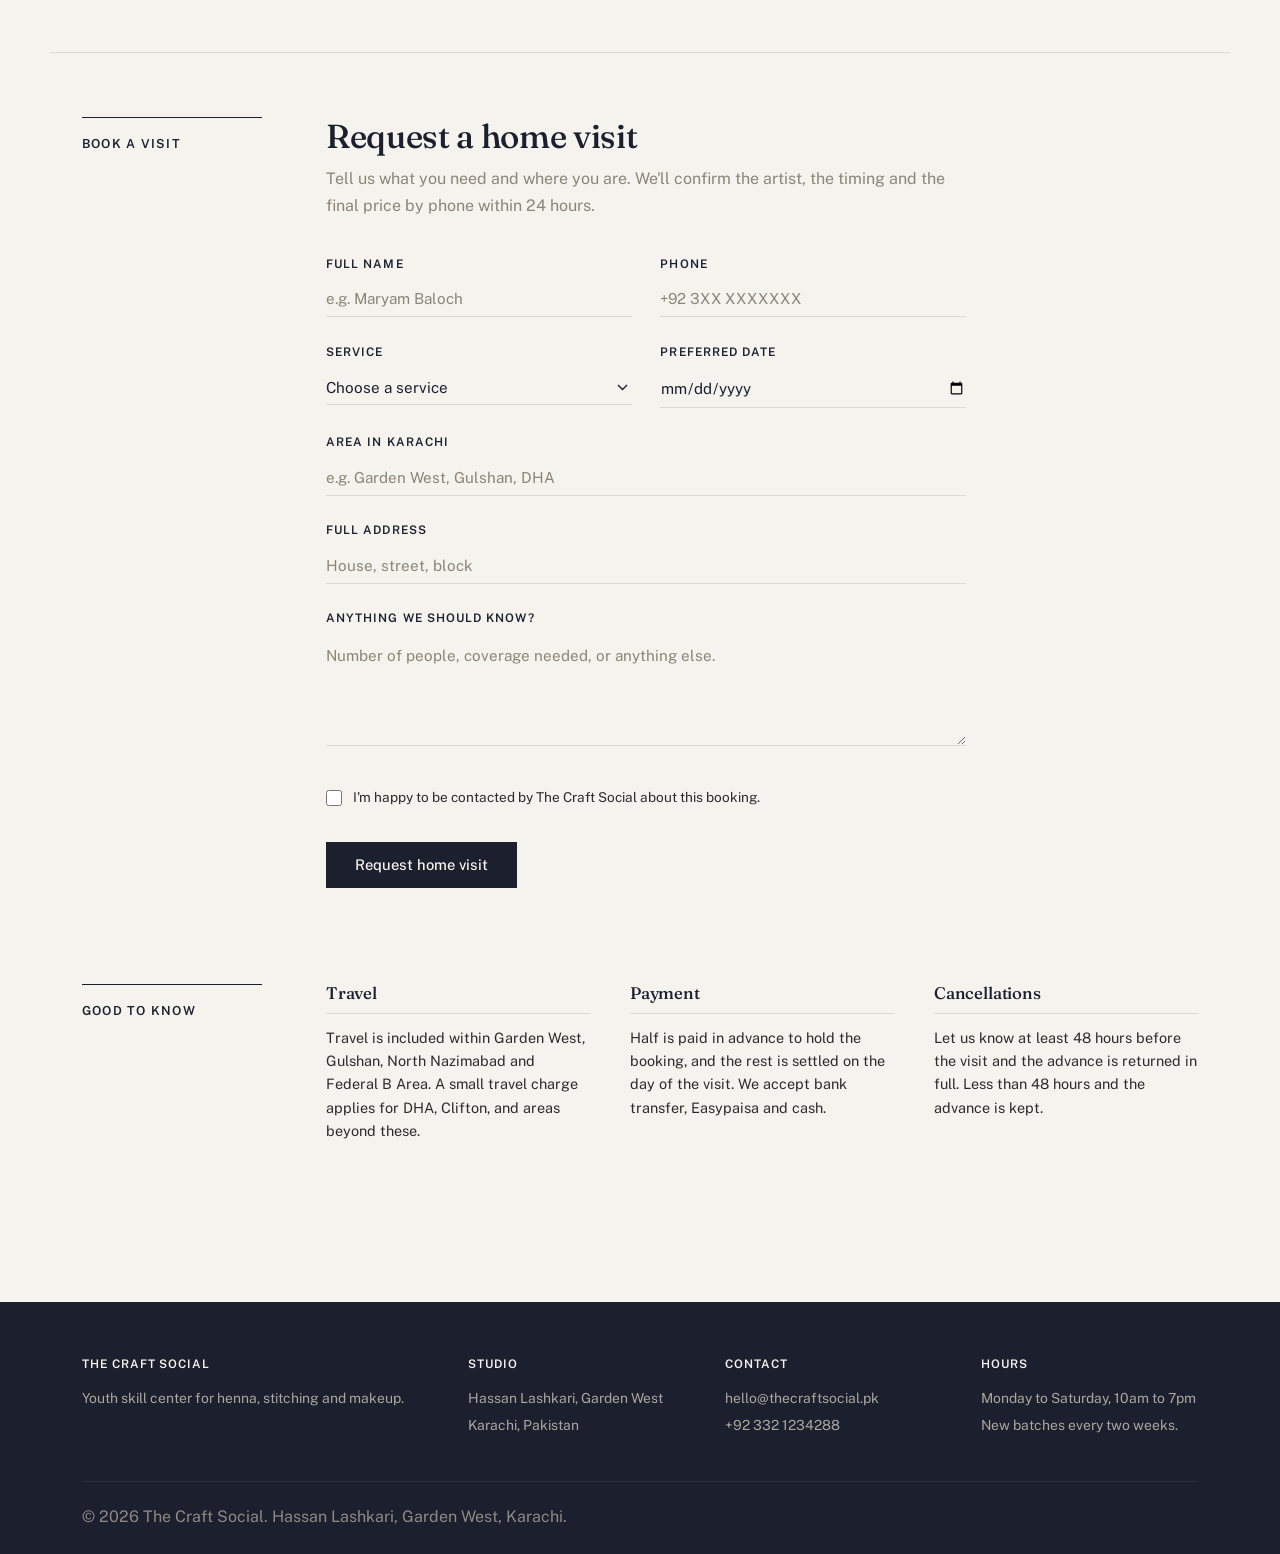
<file: home-services.html>
<!DOCTYPE html>
<html lang="en">
<head>
    <meta charset="UTF-8">
    <meta name="viewport" content="width=device-width, initial-scale=1.0">
    <title>Home Services — The Craft Social</title>
    <link rel="preconnect" href="https://fonts.googleapis.com">
    <link rel="preconnect" href="https://fonts.gstatic.com" crossorigin>
    <link href="https://fonts.googleapis.com/css2?family=Fraunces:opsz,wght@9..144,400;9..144,500;9..144,600;9..144,700&family=Public+Sans:wght@300;400;500;600&display=swap" rel="stylesheet">
    <link rel="stylesheet" href="style.css">
</head>
<body>

    <header>
        <nav class="navbar">
            <div class="nav-container">
                <a href="index.html" class="logo">The Craft Social</a>
                <ul class="nav-links">
                    <li><a href="index.html">Home</a></li>
                    <li><a href="courses.html">Courses</a></li>
                    <li><a href="home-services.html" class="active">Home Services</a></li>
                    <li><a href="fees.html">Fees</a></li>
                </ul>
                <a href="enroll.html" class="btn-cta">Join a class</a>
            </div>
        </nav>
    </header>

    <main>

        <section class="page-opener">
            <h1>Home services</h1>
            <p>Some of what we teach, we also do at your home. Bridal henna, stitching pickups and event makeup, all within Karachi.</p>
        </section>

        <section class="service-list">

            <article class="service">
                <div class="service-image">
                    <img src="images/henna-hand.jpg" alt="A completed bridal henna design on an arm">
                </div>
                <div class="service-body">
                    <h2>Bridal &amp; event henna</h2>
                    <p>A senior henna artist comes to your home for a bridal or family event. We arrive with our own cones, sealant, aftercare kit and design book. Timings and design scope are confirmed by phone before the visit.</p>
                    <ul class="service-details">
                        <li>From PKR 8,000 for a bridal booking</li>
                        <li>Two to four hours on site, depending on coverage</li>
                        <li>Available across Karachi, travel included within Garden West and Gulshan</li>
                    </ul>
                </div>
            </article>

            <article class="service">
                <div class="service-image">
                    <img src="images/sewing-tools.jpg" alt="Sewing scissors, tape measure and thread">
                </div>
                <div class="service-body">
                    <h2>Stitching pickups &amp; alterations</h2>
                    <p>Small tailoring jobs picked up from your home and returned finished within a week. Hems, minor repairs, taking in or letting out, and simple alterations to existing garments.</p>
                    <ul class="service-details">
                        <li>From PKR 1,500 per garment</li>
                        <li>Pickup and drop within Garden West and Gulshan</li>
                        <li>Priced per job after we see the garment</li>
                    </ul>
                </div>
            </article>

            <article class="service">
                <div class="service-image">
                    <img src="images/makeup-brush.jpg" alt="A makeup artist applying colour to a client's eye">
                </div>
                <div class="service-body">
                    <h2>Event &amp; party makeup</h2>
                    <p>A makeup artist comes to your home for a party, engagement, shoot or mehndi. We bring the full kit — brushes, hygiene supplies, lashes and setting sprays. Hairstyling is available on request.</p>
                    <ul class="service-details">
                        <li>From PKR 6,500 per person</li>
                        <li>Roughly 90 minutes per look</li>
                        <li>Group bookings available for family events</li>
                    </ul>
                </div>
            </article>

        </section>

        <section class="service-booking">
            <div class="rail">
                <span class="rail-label">Book a visit</span>
            </div>
            <div class="booking-body">

                <h2>Request a home visit</h2>
                <p class="booking-intro">Tell us what you need and where you are. We'll confirm the artist, the timing and the final price by phone within 24 hours.</p>

                <form id="serviceForm" class="service-form">

                    <div class="form-pair">
                        <div class="field">
                            <label for="serviceName">Full name</label>
                            <input type="text" id="serviceName" name="serviceName" placeholder="e.g. Maryam Baloch" required>
                        </div>
                        <div class="field">
                            <label for="servicePhone">Phone</label>
                            <input type="tel" id="servicePhone" name="servicePhone" placeholder="+92 3XX XXXXXXX" required>
                        </div>
                    </div>

                    <div class="form-pair">
                        <div class="field">
                            <label for="serviceType">Service</label>
                            <select id="serviceType" name="serviceType" required>
                                <option value="">Choose a service</option>
                                <option value="henna">Bridal &amp; event henna</option>
                                <option value="stitching">Stitching pickup &amp; alterations</option>
                                <option value="makeup">Event &amp; party makeup</option>
                            </select>
                        </div>
                        <div class="field">
                            <label for="serviceDate">Preferred date</label>
                            <input type="date" id="serviceDate" name="serviceDate" required>
                        </div>
                    </div>

                    <div class="field">
                        <label for="serviceArea">Area in Karachi</label>
                        <input type="text" id="serviceArea" name="serviceArea" placeholder="e.g. Garden West, Gulshan, DHA" required>
                    </div>

                    <div class="field">
                        <label for="serviceAddress">Full address</label>
                        <input type="text" id="serviceAddress" name="serviceAddress" placeholder="House, street, block" required>
                    </div>

                    <div class="field">
                        <label for="serviceNotes">Anything we should know?</label>
                        <textarea id="serviceNotes" name="serviceNotes" rows="4" placeholder="Number of people, coverage needed, or anything else."></textarea>
                    </div>

                    <label class="checkbox-row">
                        <input type="checkbox" id="serviceTerms" name="serviceTerms" required>
                        <span>I'm happy to be contacted by The Craft Social about this booking.</span>
                    </label>

                    <button type="submit" class="btn-submit">Request home visit</button>
                </form>

                <div id="serviceSuccess" class="enroll-success" style="display: none;">
                    <h2>Thanks, we've got it.</h2>
                    <p>We'll call or message you within 24 hours to confirm the artist, timing and final price. If you don't hear from us by then, call the studio on +92 332 1234288.</p>
                    <a href="index.html" class="btn-quiet">Back to the homepage</a>
                </div>

            </div>
        </section>

        <section class="service-notes">
            <div class="rail">
                <span class="rail-label">Good to know</span>
            </div>
            <div class="notes-body">
                <div class="note">
                    <h3>Travel</h3>
                    <p>Travel is included within Garden West, Gulshan, North Nazimabad and Federal B Area. A small travel charge applies for DHA, Clifton, and areas beyond these.</p>
                </div>
                <div class="note">
                    <h3>Payment</h3>
                    <p>Half is paid in advance to hold the booking, and the rest is settled on the day of the visit. We accept bank transfer, Easypaisa and cash.</p>
                </div>
                <div class="note">
                    <h3>Cancellations</h3>
                    <p>Let us know at least 48 hours before the visit and the advance is returned in full. Less than 48 hours and the advance is kept.</p>
                </div>
            </div>
        </section>

    </main>

    <footer>
        <div class="footer-container">
            <div class="footer-grid">
                <div class="footer-col">
                    <h4>The Craft Social</h4>
                    <p>Youth skill center for henna, stitching and makeup.</p>
                </div>
                <div class="footer-col">
                    <h4>Studio</h4>
                    <p>Hassan Lashkari, Garden West</p>
                    <p>Karachi, Pakistan</p>
                </div>
                <div class="footer-col">
                    <h4>Contact</h4>
                    <p>hello@thecraftsocial.pk</p>
                    <p>+92 332 1234288</p>
                </div>
                <div class="footer-col">
                    <h4>Hours</h4>
                    <p>Monday to Saturday, 10am to 7pm</p>
                    <p>New batches every two weeks.</p>
                </div>
            </div>
            <div class="footer-bottom">
                <p>© 2026 The Craft Social. Hassan Lashkari, Garden West, Karachi.</p>
            </div>
        </div>
    </footer>

    <script src="script.js"></script>
</body>
</html>
</file>
<file: style.css>
*,
*::before,
*::after {
    margin: 0;
    padding: 0;
    box-sizing: border-box;
}

html {
    scroll-behavior: smooth;
    -webkit-font-smoothing: antialiased;
    -moz-osx-font-smoothing: grayscale;
}

/* ---------- Tokens ---------- */
:root {
    --katha-ink: #1c1f2e;
    --henna-stain: #7a3b2e;
    --turmeric-wash: #e8d9b5;
    --chalk-line: #f5f3ee;
    --kajal: #2b2b2b;
    --studio-grey: #8a8578;
    --rule: #ded9ce;
    --rule-dark: #2f3140;

    --serif: 'Fraunces', Georgia, serif;
    --sans: 'Public Sans', -apple-system, BlinkMacSystemFont, sans-serif;

    --gutter: 2rem;
    --max: 1180px;
    --ease: cubic-bezier(0.22, 0.61, 0.36, 1);
    --slow: 900ms;
    --hover: 700ms;
}

/* ---------- Base ---------- */
body {
    font-family: var(--sans);
    background: var(--chalk-line);
    color: var(--katha-ink);
    font-size: 16px;
    line-height: 1.6;
    font-weight: 400;
    overflow-x: hidden;
}

h1, h2, h3, h4 {
    font-family: var(--serif);
    font-weight: 500;
    line-height: 1.15;
    letter-spacing: -0.01em;
    color: var(--katha-ink);
}

h1 { font-size: clamp(2.2rem, 4.6vw, 3.6rem); font-weight: 400; }
h2 { font-size: clamp(1.6rem, 2.6vw, 2.1rem); }
h3 { font-size: 1.15rem; }
h4 { font-size: 0.82rem; font-family: var(--sans); font-weight: 600; letter-spacing: 0.08em; text-transform: uppercase; }

p {
    font-size: 1rem;
    color: var(--kajal);
    line-height: 1.7;
    max-width: 62ch;
}

a {
    color: inherit;
    text-decoration: none;
    transition: color var(--hover) var(--ease);
}

ul, ol { list-style: none; }

img {
    display: block;
    max-width: 100%;
    height: auto;
}

/* ---------- Nav ---------- */
header {
    position: fixed;
    top: 0;
    left: 0;
    width: 100%;
    z-index: 100;
    transition: background var(--slow) var(--ease), border-color var(--slow) var(--ease);
    border-bottom: 1px solid transparent;
}

header.sticky {
    background: rgba(245, 243, 238, 0.92);
    backdrop-filter: blur(10px);
    -webkit-backdrop-filter: blur(10px);
    border-bottom-color: var(--rule);
}

.nav-container {
    max-width: var(--max);
    margin: 0 auto;
    padding: 1.1rem var(--gutter);
    display: flex;
    align-items: baseline;
    justify-content: space-between;
    gap: 2rem;
}

.logo {
    font-family: var(--serif);
    font-size: 1.15rem;
    font-weight: 600;
    letter-spacing: -0.01em;
    color: var(--katha-ink);
    white-space: nowrap;
}

.nav-links {
    display: flex;
    gap: 1.6rem;
    align-items: baseline;
}

.nav-links a {
    font-size: 0.88rem;
    color: var(--kajal);
    padding-bottom: 2px;
    border-bottom: 1.5px solid transparent;
    transition: border-color var(--hover) var(--ease), color var(--hover) var(--ease);
}

.nav-links a:hover {
    color: var(--katha-ink);
}

.nav-links a.active {
    color: var(--katha-ink);
    border-bottom-color: var(--henna-stain);
}

.btn-cta {
    font-size: 0.85rem;
    font-weight: 500;
    color: var(--chalk-line);
    background: var(--katha-ink);
    padding: 0.55rem 1.15rem;
    transition: background var(--hover) var(--ease), color var(--hover) var(--ease);
    white-space: nowrap;
}

.btn-cta:hover {
    background: var(--henna-stain);
    color: var(--chalk-line);
}

.btn-cta-active {
    background: var(--henna-stain);
}

/* ---------- Images ---------- */
.hero-image img,
.studio-image img,
.course-image img,
.service-image img {
    width: 100%;
    display: block;
    border: 1px solid var(--rule);
    object-fit: cover;
}

.hero-image img { aspect-ratio: 4 / 5; }
.studio-image img { aspect-ratio: 5 / 4; }
.course-image img { aspect-ratio: 4 / 3; }
.service-image img { aspect-ratio: 4 / 3; }

/* ---------- Hero ---------- */
.hero {
    max-width: var(--max);
    margin: 0 auto;
    padding: 8.5rem var(--gutter) 5rem;
    display: grid;
    grid-template-columns: 6fr 5fr;
    gap: 4rem;
    align-items: end;
}

.hero-title {
    margin-bottom: 1.5rem;
    max-width: 18ch;
}

.hero-subtitle {
    font-size: 1.08rem;
    margin-bottom: 2rem;
    max-width: 48ch;
}

.hero-actions {
    display: flex;
    gap: 1.8rem;
    align-items: baseline;
    flex-wrap: wrap;
}

/* The one deliberate motion: hero image unmasks left to right, once. */
.hero-image {
    animation: unmask 2600ms var(--ease) both;
}

@keyframes unmask {
    from { clip-path: inset(0 100% 0 0); }
    to   { clip-path: inset(0 0 0 0); }
}

@media (prefers-reduced-motion: reduce) {
    .hero-image { animation: none; }
}

/* ---------- Buttons ---------- */
.btn-primary {
    display: inline-block;
    font-family: var(--sans);
    font-size: 0.92rem;
    font-weight: 500;
    color: var(--chalk-line);
    background: var(--katha-ink);
    padding: 0.85rem 1.6rem;
    transition: background var(--hover) var(--ease), color var(--hover) var(--ease);
}

.btn-primary:hover {
    background: var(--henna-stain);
    color: var(--chalk-line);
}

.btn-quiet {
    display: inline-block;
    font-size: 0.92rem;
    font-weight: 500;
    color: var(--katha-ink);
    border-bottom: 1.5px solid var(--katha-ink);
    padding-bottom: 2px;
    transition: border-color var(--hover) var(--ease), color var(--hover) var(--ease);
}

.btn-quiet:hover {
    color: var(--henna-stain);
    border-bottom-color: var(--henna-stain);
}

/* ---------- Rail ---------- */
.rail {
    border-top: 1.5px solid var(--katha-ink);
    padding-top: 0.75rem;
}

.rail-label {
    font-family: var(--sans);
    font-size: 0.78rem;
    font-weight: 600;
    letter-spacing: 0.1em;
    text-transform: uppercase;
    color: var(--katha-ink);
}

/* ---------- Reasons ---------- */
.reasons {
    max-width: var(--max);
    margin: 0 auto;
    padding: 5rem var(--gutter);
    display: grid;
    grid-template-columns: 180px 1fr;
    gap: 4rem;
}

.reasons-content {
    display: flex;
    flex-direction: column;
}

.reason {
    padding: 2rem 0;
    border-bottom: 1px solid var(--rule);
}

.reason:first-child { padding-top: 0; }
.reason:last-child { border-bottom: none; padding-bottom: 0; }

.reason h2 {
    margin-bottom: 0.6rem;
    font-size: clamp(1.5rem, 2.4vw, 1.9rem);
}

/* ---------- Studio ---------- */
.studio {
    max-width: var(--max);
    margin: 0 auto;
    padding: 3rem var(--gutter) 6rem;
    display: grid;
    grid-template-columns: 5fr 6fr;
    gap: 4rem;
    align-items: center;
}

.studio-text h2 { margin-bottom: 1rem; }
.studio-text p { margin-bottom: 1.6rem; }

/* ---------- Teaser (home services on home) ---------- */
.teaser-services {
    max-width: var(--max);
    margin: 0 auto;
    padding: 0 var(--gutter) 6rem;
    display: grid;
    grid-template-columns: 180px 1fr;
    gap: 4rem;
}

.teaser-body h2 { margin-bottom: 0.8rem; }
.teaser-body p { margin-bottom: 1.4rem; }

/* ---------- Page opener ---------- */
.page-opener {
    max-width: var(--max);
    margin: 0 auto;
    padding: 8.5rem var(--gutter) 3rem;
    border-bottom: 1px solid var(--rule);
}

.page-opener h1 { margin-bottom: 0.8rem; }

.page-opener p {
    font-size: 1.05rem;
    color: var(--kajal);
    max-width: 58ch;
}

/* ---------- Mode toggle ---------- */
.mode-strip {
    max-width: var(--max);
    margin: 0 auto;
    padding: 2rem var(--gutter) 1rem;
    display: flex;
    align-items: baseline;
    gap: 1.5rem;
    flex-wrap: wrap;
}

.mode-label {
    font-size: 0.85rem;
    color: var(--studio-grey);
}

.mode-buttons {
    display: flex;
    gap: 0.6rem;
}

.mode-btn {
    font-family: var(--sans);
    font-size: 0.88rem;
    font-weight: 500;
    color: var(--katha-ink);
    background: transparent;
    border: 1px solid var(--katha-ink);
    padding: 0.45rem 1.1rem;
    cursor: pointer;
    transition: background var(--hover) var(--ease), color var(--hover) var(--ease);
}

.mode-btn:hover {
    background: var(--katha-ink);
    color: var(--chalk-line);
}

.mode-btn:active {
    background: var(--henna-stain);
    border-color: var(--henna-stain);
    color: var(--chalk-line);
}

/* ---------- Course list ---------- */
.course-list {
    max-width: var(--max);
    margin: 0 auto;
    padding: 2rem var(--gutter) 5rem;
}

.course {
    display: grid;
    grid-template-columns: 5fr 7fr;
    gap: 3rem;
    padding: 3rem 0;
    border-bottom: 1px solid var(--rule);
    align-items: start;
}

.course:last-child { border-bottom: none; }

.course-body h2 { margin-bottom: 0.9rem; }
.course-body p { margin-bottom: 1rem; max-width: 52ch; }

.course-meta {
    display: flex;
    flex-wrap: wrap;
    gap: 1.5rem;
    font-size: 0.85rem;
    color: var(--studio-grey);
    margin-top: 1.2rem;
    padding-top: 1rem;
    border-top: 1px solid var(--rule);
}

.mode-badge {
    color: var(--henna-stain);
    font-weight: 500;
}

/* ---------- Materials ---------- */
.materials {
    max-width: var(--max);
    margin: 0 auto;
    padding: 4rem var(--gutter) 4rem;
    display: grid;
    grid-template-columns: 180px 1fr;
    gap: 4rem;
    border-top: 1px solid var(--rule);
}

.materials-body h2 {
    margin-bottom: 0.8rem;
}

.materials-body > p {
    margin-bottom: 2.5rem;
    max-width: 58ch;
}

.materials-grid {
    display: grid;
    grid-template-columns: repeat(3, 1fr);
    gap: 2.5rem;
    padding-bottom: 1rem;
}

.material-block h3 {
    font-size: 1.05rem;
    padding-bottom: 0.6rem;
    margin-bottom: 0.9rem;
    border-bottom: 1px solid var(--rule);
    color: var(--katha-ink);
}

.material-list {
    display: flex;
    flex-direction: column;
}

.material-list li {
    font-size: 0.9rem;
    color: var(--kajal);
    line-height: 1.55;
    padding: 0.5rem 0 0.5rem 1.1rem;
    position: relative;
    border-bottom: 1px solid var(--rule);
}

.material-list li:last-child {
    border-bottom: none;
}

.material-list li::before {
    content: '·';
    position: absolute;
    left: 0.1rem;
    top: 0.5rem;
    color: var(--henna-stain);
    font-weight: 700;
    font-size: 1.1rem;
    line-height: 1;
}

.materials-note {
    margin-top: 2.5rem;
    padding-top: 1.5rem;
    border-top: 1px solid var(--rule);
    font-size: 0.88rem;
    color: var(--studio-grey);
    font-style: italic;
    max-width: 58ch;
}

/* ---------- Services ---------- */
.service-list {
    max-width: var(--max);
    margin: 0 auto;
    padding: 3rem var(--gutter) 2rem;
}

.service {
    display: grid;
    grid-template-columns: 4fr 6fr;
    gap: 3rem;
    padding: 3rem 0;
    border-bottom: 1px solid var(--rule);
    align-items: center;
}

.service:last-child { border-bottom: none; }

.service-body h2 { margin-bottom: 0.9rem; }
.service-body p { margin-bottom: 1rem; max-width: 54ch; }

.service-details {
    margin-top: 1.4rem;
    padding-top: 1.2rem;
    border-top: 1px solid var(--rule);
    display: flex;
    flex-direction: column;
}

.service-details li {
    font-size: 0.88rem;
    color: var(--kajal);
    padding: 0.5rem 0 0.5rem 1.1rem;
    position: relative;
    border-bottom: 1px solid var(--rule);
    line-height: 1.55;
}

.service-details li:last-child { border-bottom: none; }

.service-details li::before {
    content: '·';
    position: absolute;
    left: 0.1rem;
    top: 0.5rem;
    color: var(--henna-stain);
    font-weight: 700;
    font-size: 1.1rem;
    line-height: 1;
}

/* ---------- Service booking form ---------- */
.service-booking {
    max-width: var(--max);
    margin: 0 auto;
    padding: 4rem var(--gutter) 3rem;
    display: grid;
    grid-template-columns: 180px 1fr;
    gap: 4rem;
    border-top: 1px solid var(--rule);
}

.booking-body {
    max-width: 640px;
}

.booking-body h2 {
    margin-bottom: 0.6rem;
}

.booking-intro {
    color: var(--studio-grey);
    margin-bottom: 2.2rem;
}

.service-form {
    display: flex;
    flex-direction: column;
    gap: 1.6rem;
}

/* ---------- Service notes ---------- */
.service-notes {
    max-width: var(--max);
    margin: 0 auto;
    padding: 3rem var(--gutter) 6rem;
    display: grid;
    grid-template-columns: 180px 1fr;
    gap: 4rem;
}

.notes-body {
    display: grid;
    grid-template-columns: repeat(3, 1fr);
    gap: 2.5rem;
}

.note h3 {
    font-size: 1.05rem;
    padding-bottom: 0.6rem;
    margin-bottom: 0.8rem;
    border-bottom: 1px solid var(--rule);
}

.note p {
    font-size: 0.9rem;
    line-height: 1.6;
}

/* ---------- Schedule ---------- */
.schedule {
    max-width: var(--max);
    margin: 0 auto;
    padding: 4rem var(--gutter) 6rem;
    display: grid;
    grid-template-columns: 180px 1fr;
    gap: 4rem;
    border-top: 1px solid var(--rule);
}

.schedule-content h2 { margin-bottom: 1.2rem; }

#scheduleSearch {
    width: 100%;
    max-width: 420px;
    font-family: var(--sans);
    font-size: 0.92rem;
    color: var(--katha-ink);
    background: transparent;
    border: none;
    border-bottom: 1px solid var(--rule);
    padding: 0.6rem 0;
    margin-bottom: 1.8rem;
    outline: none;
    transition: border-color var(--hover) var(--ease);
}

#scheduleSearch::placeholder { color: var(--studio-grey); }
#scheduleSearch:focus { border-bottom-color: var(--henna-stain); }

.table-wrap {
    overflow-x: auto;
    border-top: 1.5px solid var(--katha-ink);
}

#scheduleTable {
    width: 100%;
    border-collapse: collapse;
    font-size: 0.92rem;
}

#scheduleTable th {
    text-align: left;
    font-family: var(--sans);
    font-size: 0.72rem;
    font-weight: 600;
    letter-spacing: 0.09em;
    text-transform: uppercase;
    color: var(--katha-ink);
    padding: 0.85rem 1rem 0.85rem 0;
    border-bottom: 1px solid var(--rule);
    white-space: nowrap;
}

#scheduleTable td {
    padding: 1rem 1rem 1rem 0;
    border-bottom: 1px solid var(--rule);
    color: var(--kajal);
    vertical-align: top;
}

#scheduleTable tbody tr:last-child td { border-bottom: none; }

/* ---------- Pricing ---------- */
.pricing {
    max-width: var(--max);
    margin: 0 auto;
    padding: 4rem var(--gutter) 4rem;
    display: grid;
    grid-template-columns: 180px 1fr;
    gap: 4rem;
}

.pricing-services {
    border-top: 1px solid var(--rule);
    padding-top: 3.5rem;
}

.pricing-rail .rail-label { display: block; }

.price-row {
    display: grid;
    grid-template-columns: 1.1fr 1fr 1.4fr;
    gap: 2rem;
    padding: 2.2rem 0;
    border-bottom: 1px solid var(--rule);
    align-items: baseline;
}

.price-row:first-child { padding-top: 0; }

.price-name {
    font-family: var(--serif);
    font-size: 1.2rem;
    color: var(--katha-ink);
}

.price-figure {
    font-family: var(--serif);
    font-size: 1.5rem;
    color: var(--katha-ink);
    white-space: nowrap;
}

.price-figure span {
    font-family: var(--sans);
    font-size: 0.82rem;
    color: var(--studio-grey);
    font-weight: 400;
}

.price-detail {
    font-size: 0.9rem;
    color: var(--kajal);
    line-height: 1.6;
}

.price-block {
    background: var(--turmeric-wash);
    border: 1px solid var(--rule);
    padding: 2.4rem 2rem;
    margin-top: 2rem;
    display: grid;
    grid-template-columns: 1.1fr 1fr 1.4fr;
    gap: 2rem;
    align-items: baseline;
}

.price-block .price-note {
    grid-column: 1 / -1;
    font-size: 0.88rem;
    color: var(--katha-ink);
    font-style: italic;
    margin-top: 1rem;
    padding-top: 1rem;
    border-top: 1px solid rgba(28, 31, 46, 0.15);
    max-width: 60ch;
}

.pricing-footnote {
    font-size: 0.88rem;
    color: var(--studio-grey);
    margin-top: 2.5rem;
    padding-top: 1.5rem;
    border-top: 1px solid var(--rule);
    max-width: 58ch;
}

/* ---------- Calculator ---------- */
.calculator {
    max-width: var(--max);
    margin: 0 auto;
    padding: 3rem var(--gutter) 6rem;
    display: grid;
    grid-template-columns: 180px 1fr;
    gap: 4rem;
    border-top: 1px solid var(--rule);
}

.calculator-body { max-width: 620px; }
.calculator-body h2 { margin-bottom: 0.6rem; }

.calculator-intro {
    color: var(--studio-grey);
    margin-bottom: 2.2rem;
}

.calc-field { margin-bottom: 2rem; }

.calc-field label,
.calc-label {
    display: block;
    font-family: var(--sans);
    font-size: 0.74rem;
    font-weight: 600;
    letter-spacing: 0.09em;
    text-transform: uppercase;
    color: var(--katha-ink);
    margin-bottom: 0.7rem;
}

#skillSelect {
    width: 100%;
    font-family: var(--sans);
    font-size: 0.95rem;
    color: var(--katha-ink);
    background: transparent;
    border: none;
    border-bottom: 1px solid var(--rule);
    padding: 0.6rem 0;
    outline: none;
    appearance: none;
    cursor: pointer;
    transition: border-color var(--hover) var(--ease);
    background-image: url("data:image/svg+xml,%3Csvg xmlns='http://www.w3.org/2000/svg' width='11' height='7' viewBox='0 0 11 7'%3E%3Cpath fill='none' stroke='%231c1f2e' stroke-width='1.4' d='M1 1l4.5 4.5L10 1'/%3E%3C/svg%3E");
    background-repeat: no-repeat;
    background-position: right 0.25rem center;
    padding-right: 1.6rem;
}

#skillSelect:focus { border-bottom-color: var(--henna-stain); }

.radio-stack { display: flex; flex-direction: column; }

.radio-row {
    display: flex;
    align-items: center;
    gap: 0.75rem;
    padding: 0.7rem 0;
    font-size: 0.93rem;
    color: var(--kajal);
    cursor: pointer;
    border-bottom: 1px solid var(--rule);
    transition: color var(--hover) var(--ease);
}

.radio-row:last-child { border-bottom: none; }
.radio-row:hover { color: var(--katha-ink); }

.radio-row input[type="radio"] {
    accent-color: var(--henna-stain);
    width: 16px;
    height: 16px;
    flex-shrink: 0;
    cursor: pointer;
}

.calc-total {
    margin-top: 2.5rem;
    padding-top: 1.8rem;
    border-top: 1.5px solid var(--katha-ink);
}

.calc-total-label {
    display: block;
    font-family: var(--sans);
    font-size: 0.74rem;
    font-weight: 600;
    letter-spacing: 0.09em;
    text-transform: uppercase;
    color: var(--katha-ink);
    margin-bottom: 0.5rem;
}

#calculatedPrice {
    display: block;
    font-family: var(--serif);
    font-size: clamp(2rem, 3.6vw, 2.8rem);
    color: var(--katha-ink);
    line-height: 1.1;
    margin-bottom: 0.6rem;
    transition: color var(--hover) var(--ease);
}

.calc-total-note {
    font-size: 0.85rem;
    color: var(--studio-grey);
    font-style: italic;
}

/* ---------- Enrollment ---------- */
.enroll {
    max-width: var(--max);
    margin: 0 auto;
    padding: 3rem var(--gutter) 6rem;
    display: grid;
    grid-template-columns: 7fr 4fr;
    gap: 4rem;
    align-items: start;
}

.enroll-form-wrap { max-width: 640px; }

.enroll-form {
    display: flex;
    flex-direction: column;
    gap: 1.6rem;
}

.form-pair {
    display: grid;
    grid-template-columns: 1fr 1fr;
    gap: 1.8rem;
}

.field label {
    display: block;
    font-family: var(--sans);
    font-size: 0.74rem;
    font-weight: 600;
    letter-spacing: 0.09em;
    text-transform: uppercase;
    color: var(--katha-ink);
    margin-bottom: 0.5rem;
}

.field input,
.field select,
.field textarea {
    width: 100%;
    font-family: var(--sans);
    font-size: 0.95rem;
    color: var(--katha-ink);
    background: transparent;
    border: none;
    border-bottom: 1px solid var(--rule);
    padding: 0.55rem 0;
    outline: none;
    transition: border-color var(--hover) var(--ease);
}

.field input::placeholder,
.field textarea::placeholder { color: var(--studio-grey); }

.field input:focus,
.field select:focus,
.field textarea:focus { border-bottom-color: var(--henna-stain); }

.field select {
    appearance: none;
    cursor: pointer;
    background-image: url("data:image/svg+xml,%3Csvg xmlns='http://www.w3.org/2000/svg' width='11' height='7' viewBox='0 0 11 7'%3E%3Cpath fill='none' stroke='%231c1f2e' stroke-width='1.4' d='M1 1l4.5 4.5L10 1'/%3E%3C/svg%3E");
    background-repeat: no-repeat;
    background-position: right 0.25rem center;
    padding-right: 1.6rem;
}

.field textarea {
    resize: vertical;
    min-height: 90px;
    line-height: 1.5;
}

.checkbox-row {
    display: flex;
    align-items: flex-start;
    gap: 0.7rem;
    font-size: 0.85rem;
    color: var(--kajal);
    line-height: 1.55;
    cursor: pointer;
    margin-top: 0.5rem;
}

.checkbox-row input[type="checkbox"] {
    accent-color: var(--henna-stain);
    width: 16px;
    height: 16px;
    margin-top: 3px;
    flex-shrink: 0;
    cursor: pointer;
}

.btn-submit {
    font-family: var(--sans);
    font-size: 0.92rem;
    font-weight: 500;
    color: var(--chalk-line);
    background: var(--katha-ink);
    border: none;
    padding: 0.9rem 1.8rem;
    cursor: pointer;
    align-self: flex-start;
    transition: background var(--hover) var(--ease), color var(--hover) var(--ease);
    margin-top: 0.5rem;
}

.btn-submit:hover { background: var(--henna-stain); }

.enroll-success { padding: 1rem 0; }
.enroll-success h2 { margin-bottom: 1rem; }
.enroll-success p { margin-bottom: 1.6rem; max-width: 52ch; }

/* ---------- Enrollment aside ---------- */
.enroll-aside {
    display: flex;
    flex-direction: column;
    gap: 2.2rem;
    border-top: 1.5px solid var(--katha-ink);
    padding-top: 1.5rem;
}

.aside-block h3 {
    font-size: 1rem;
    margin-bottom: 0.8rem;
    font-family: var(--serif);
}

.aside-block p {
    font-size: 0.9rem;
    margin-bottom: 0.5rem;
}

.aside-block strong {
    font-weight: 600;
    color: var(--katha-ink);
}

.plain-steps {
    display: flex;
    flex-direction: column;
    gap: 0.9rem;
    counter-reset: step;
}

.plain-steps li {
    position: relative;
    padding-left: 1.8rem;
    font-size: 0.9rem;
    color: var(--kajal);
    line-height: 1.55;
    counter-increment: step;
}

.plain-steps li::before {
    content: counter(step);
    position: absolute;
    left: 0;
    top: 0;
    font-family: var(--serif);
    font-size: 0.95rem;
    font-weight: 600;
    color: var(--henna-stain);
}

/* ---------- Footer ---------- */
footer {
    background: var(--katha-ink);
    color: var(--chalk-line);
    margin-top: 4rem;
}

.footer-container {
    max-width: var(--max);
    margin: 0 auto;
    padding: 3.5rem var(--gutter) 1.5rem;
}

.footer-grid {
    display: grid;
    grid-template-columns: 1.6fr 1fr 1fr 1fr;
    gap: 2.5rem;
    padding-bottom: 2.5rem;
    border-bottom: 1px solid var(--rule-dark);
}

.footer-col h4 {
    color: var(--chalk-line);
    margin-bottom: 1rem;
    font-size: 0.74rem;
}

.footer-col p {
    font-size: 0.87rem;
    color: #a9a89f;
    margin-bottom: 0.3rem;
    line-height: 1.6;
}

.footer-bottom {
    padding-top: 1.3rem;
    font-size: 0.8rem;
    color: #dcdac9;
}

.footer-bottom p {
    color: #8c8b83;
}

/* ---------- Responsive ---------- */
@media (max-width: 1024px) {
    .hero {
        grid-template-columns: 1fr;
        gap: 3rem;
        padding-top: 7rem;
        align-items: start;
    }

    .hero-image img { aspect-ratio: 16 / 10; }

    .reasons,
    .schedule,
    .pricing,
    .calculator,
    .materials,
    .service-booking,
    .service-notes,
    .teaser-services {
        grid-template-columns: 1fr;
        gap: 1.8rem;
    }

    .studio {
        grid-template-columns: 1fr;
        gap: 2.5rem;
    }

    .course,
    .service {
        grid-template-columns: 1fr;
        gap: 1.8rem;
    }

    .course-image img { aspect-ratio: 16 / 9; }
    .service-image img { aspect-ratio: 16 / 9; }

    .enroll {
        grid-template-columns: 1fr;
        gap: 3rem;
    }

    .price-row,
    .price-block {
        grid-template-columns: 1fr;
        gap: 0.6rem;
    }

    .materials-grid,
    .notes-body {
        grid-template-columns: 1fr;
        gap: 2rem;
    }

    .footer-grid {
        grid-template-columns: 1fr 1fr;
        gap: 2rem;
    }
}

@media (max-width: 700px) {
    :root { --gutter: 1.2rem; }

    .nav-container {
        flex-wrap: wrap;
        gap: 0.8rem;
        padding: 0.9rem var(--gutter);
    }

    .nav-links {
        order: 3;
        width: 100%;
        gap: 1.2rem;
        padding-top: 0.6rem;
        border-top: 1px solid var(--rule);
        justify-content: flex-start;
        flex-wrap: wrap;
    }

    .logo { font-size: 1rem; }

    .hero {
        padding-top: 7.5rem;
        padding-bottom: 3rem;
    }

    .hero-title { max-width: none; }

    .page-opener { padding-top: 7.5rem; }

    .form-pair {
        grid-template-columns: 1fr;
        gap: 1.6rem;
    }

    .footer-grid {
        grid-template-columns: 1fr;
        gap: 1.6rem;
    }

    .footer-col h4 { margin-bottom: 0.6rem; }

    #scheduleTable th,
    #scheduleTable td {
        padding: 0.75rem 0.8rem 0.75rem 0;
        font-size: 0.85rem;
    }

    .btn-submit {
        width: 100%;
        text-align: center;
    }

    .calc-total { margin-top: 2rem; }
}

@media (max-width: 420px) {
    .hero-actions { gap: 1.2rem; }

    .mode-strip {
        flex-direction: column;
        gap: 0.8rem;
        align-items: flex-start;
    }

    .mode-buttons { width: 100%; }
    .mode-btn { flex: 1; text-align: center; }
}
</file>
